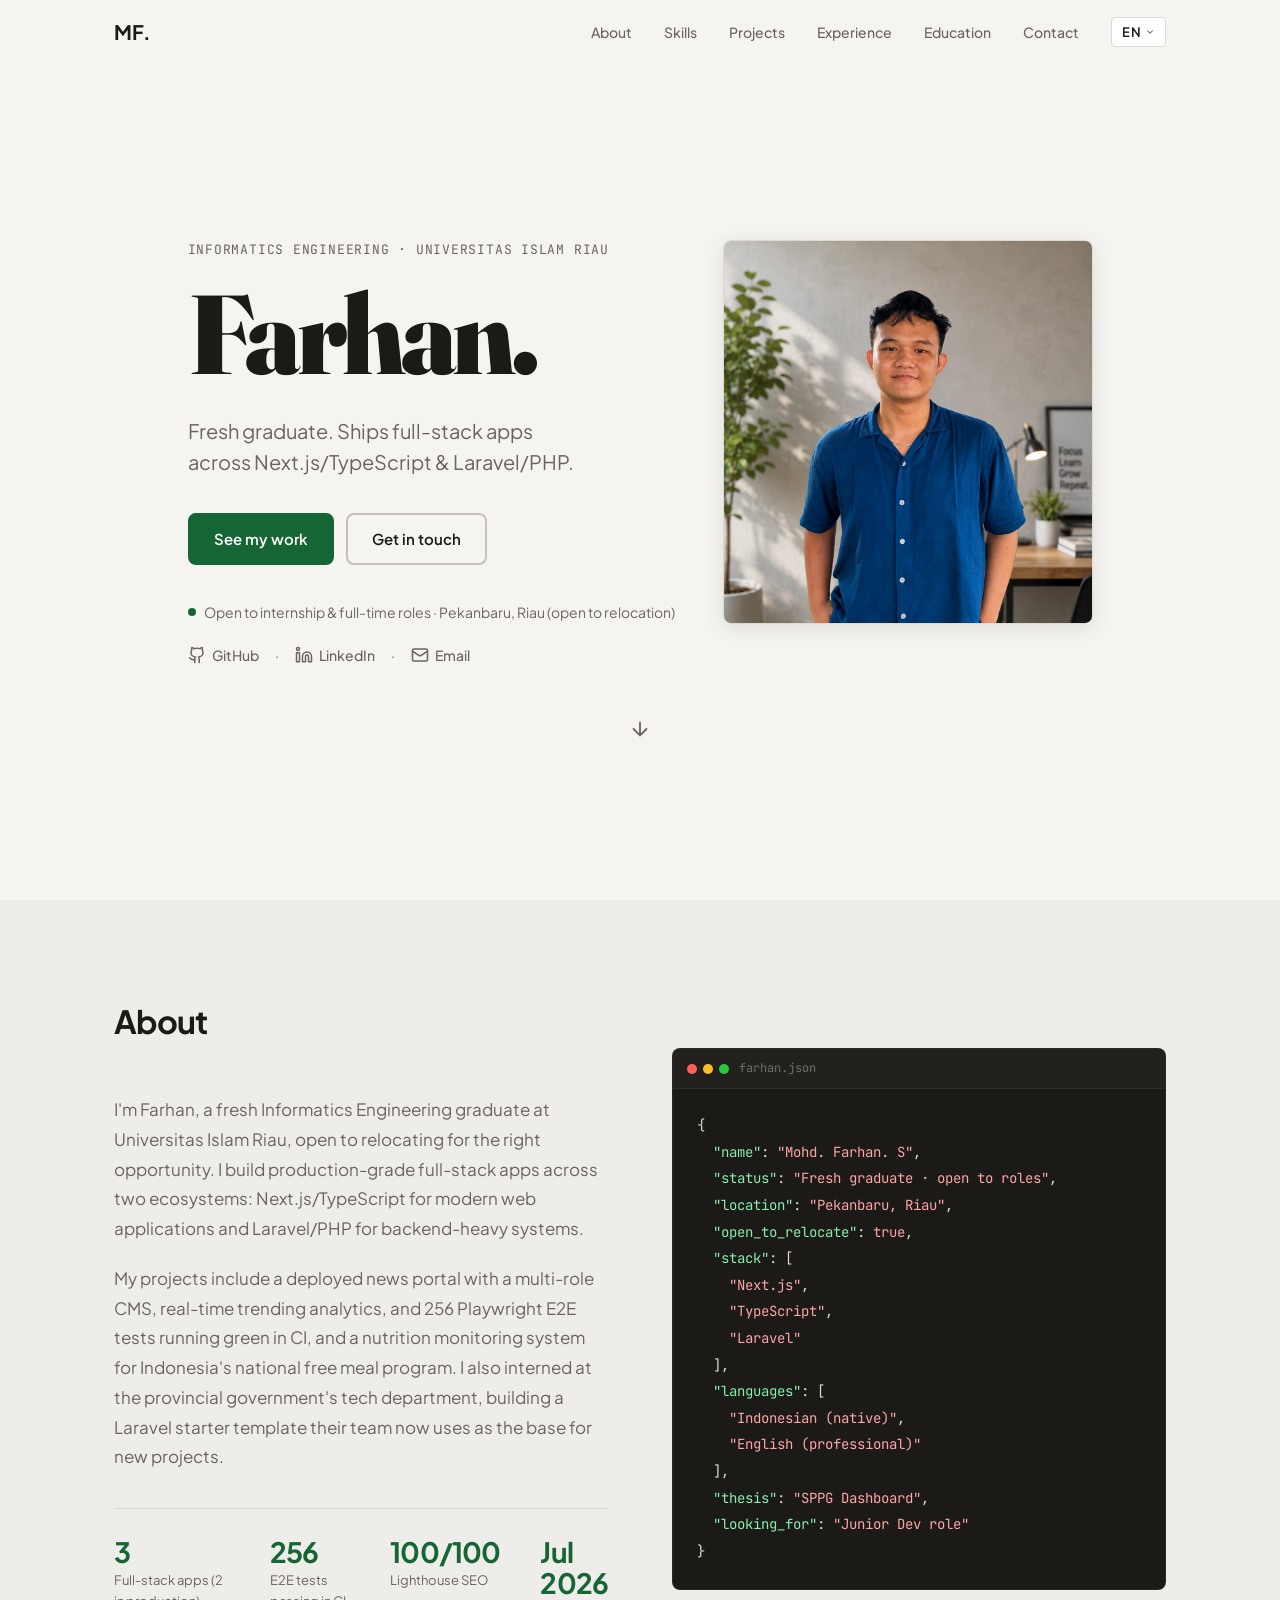
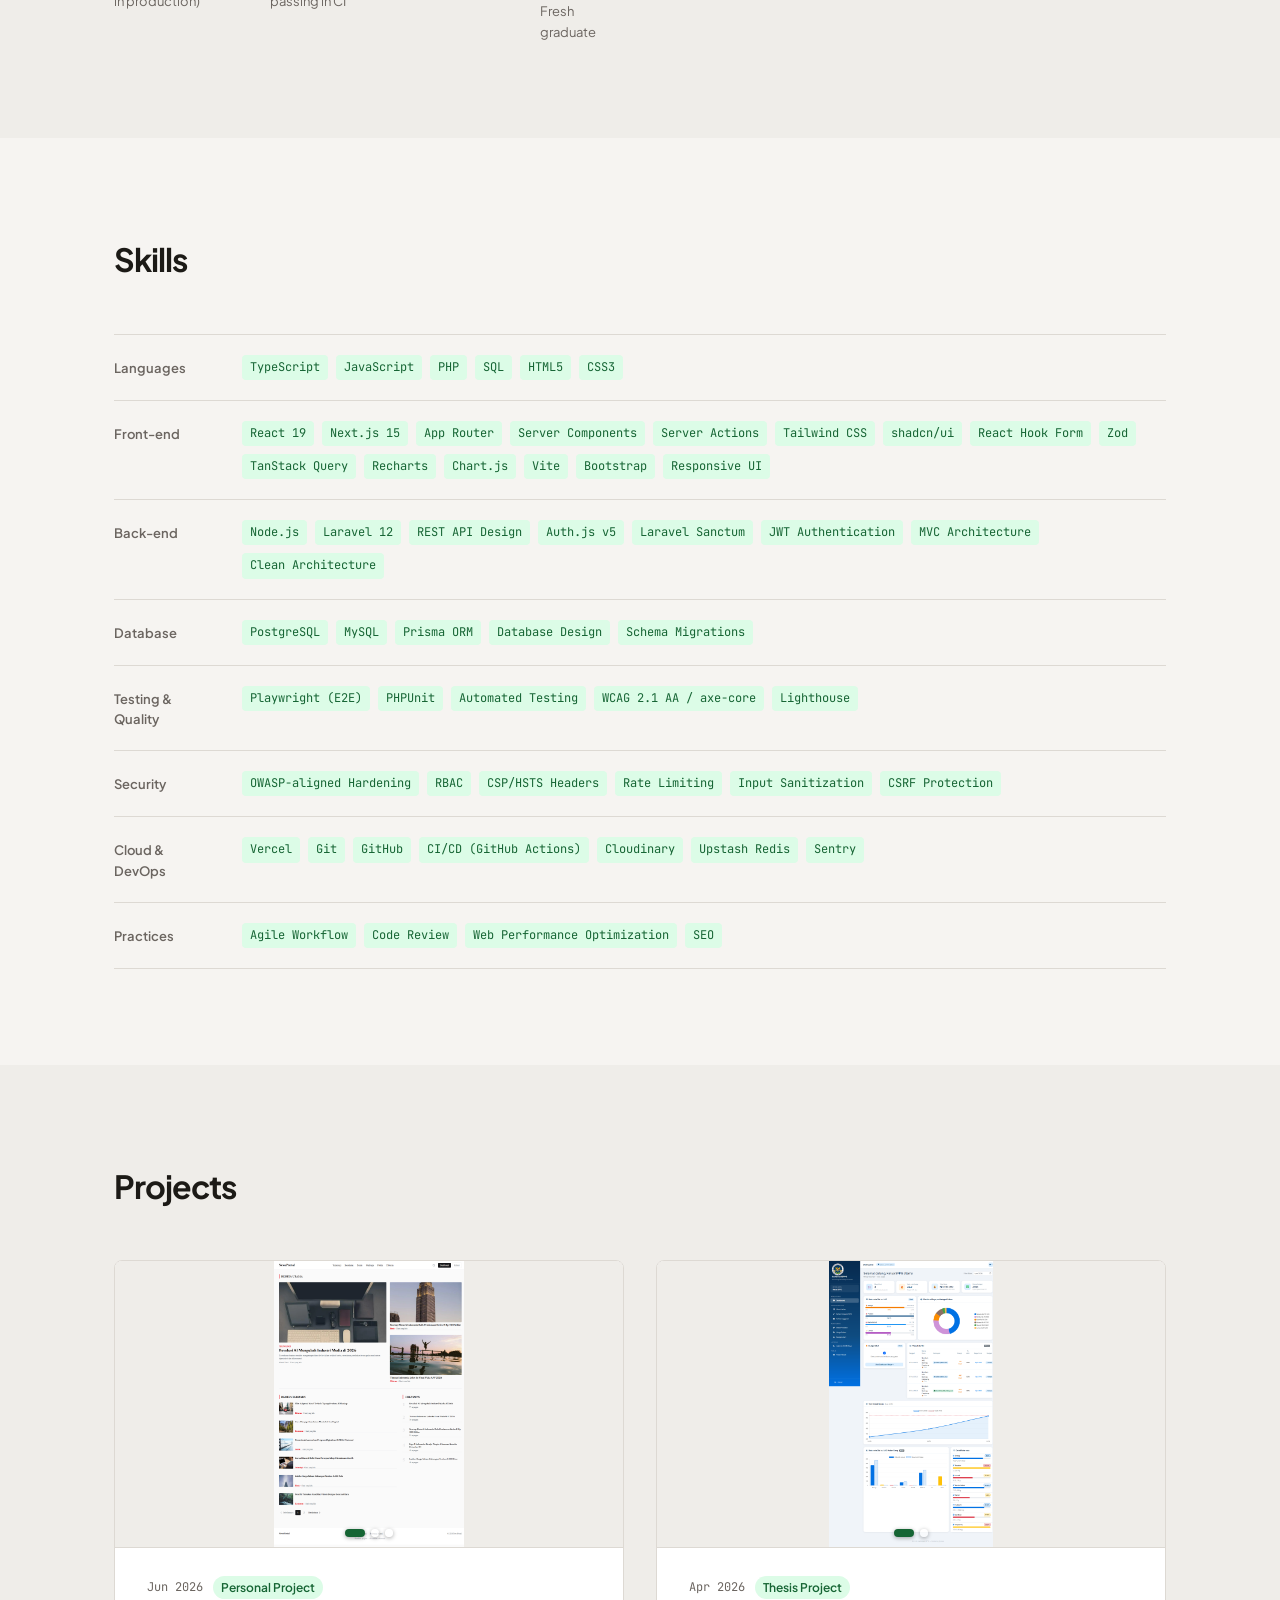
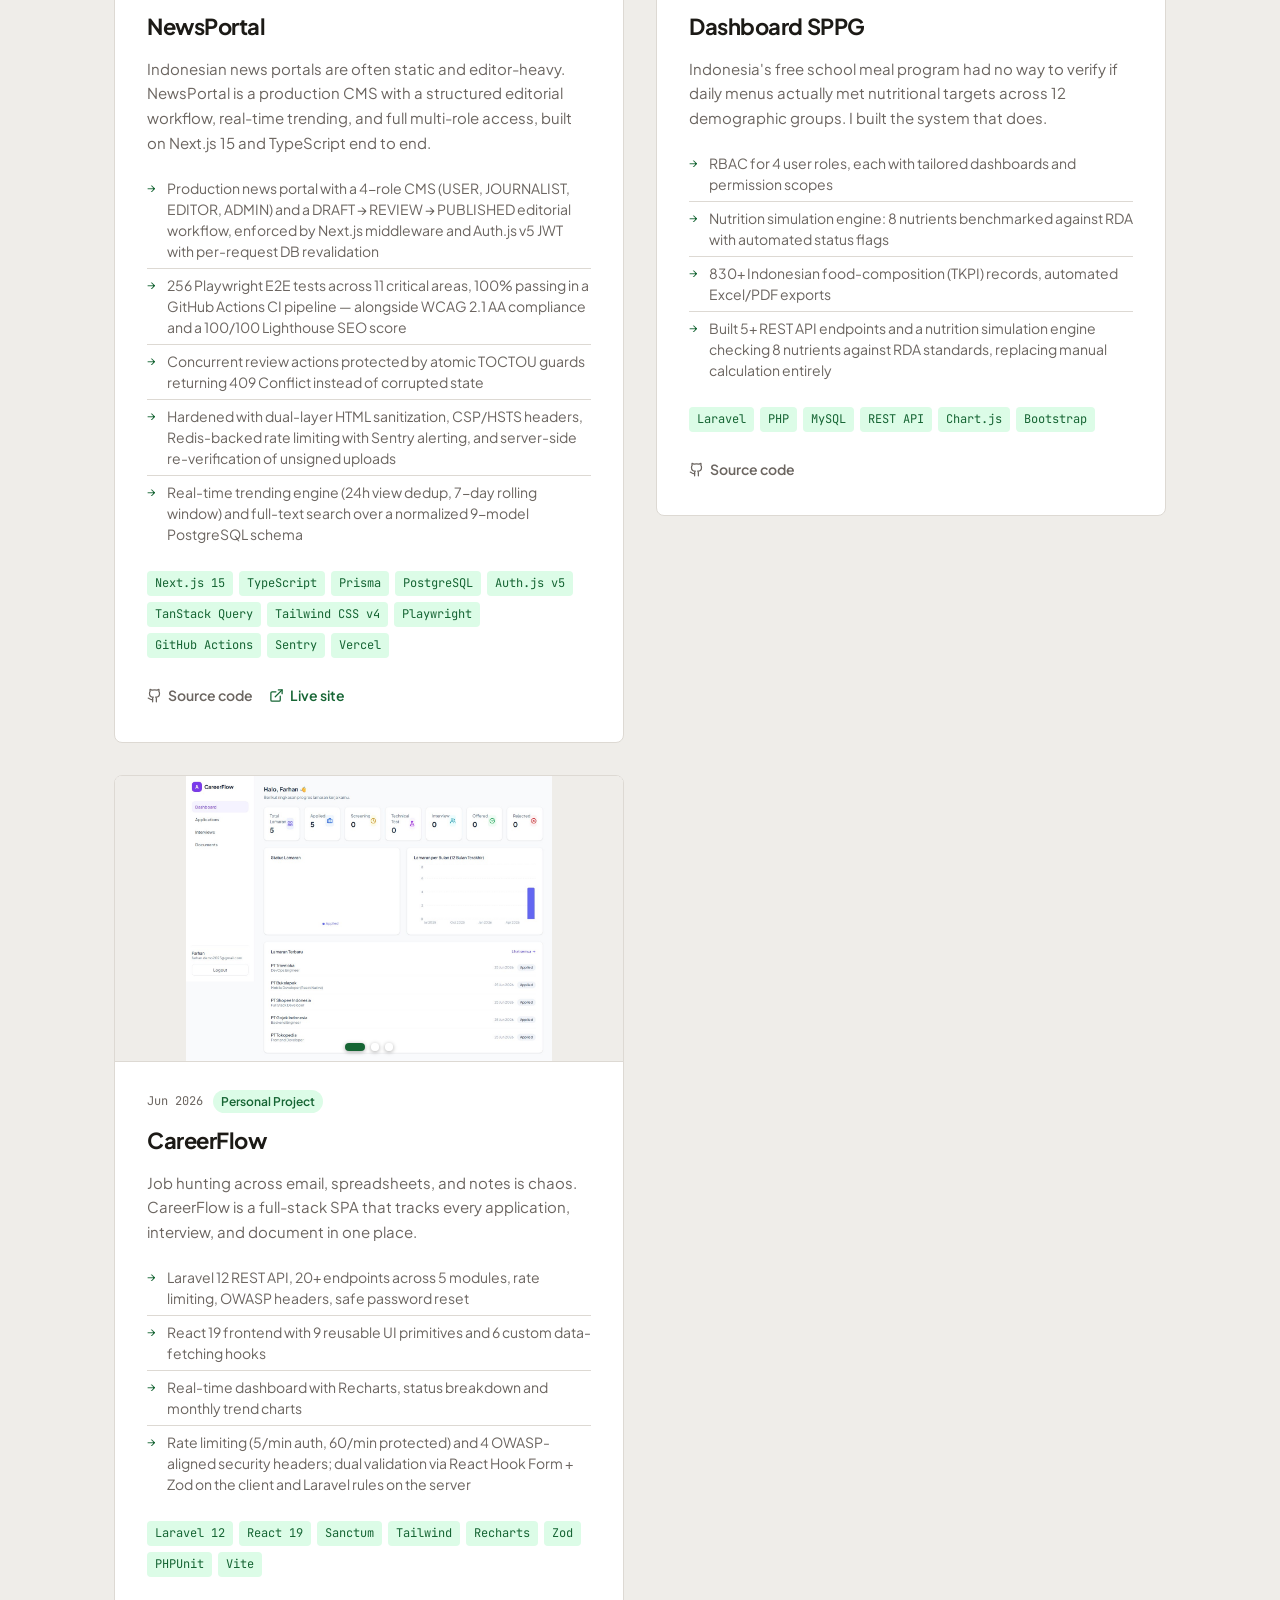
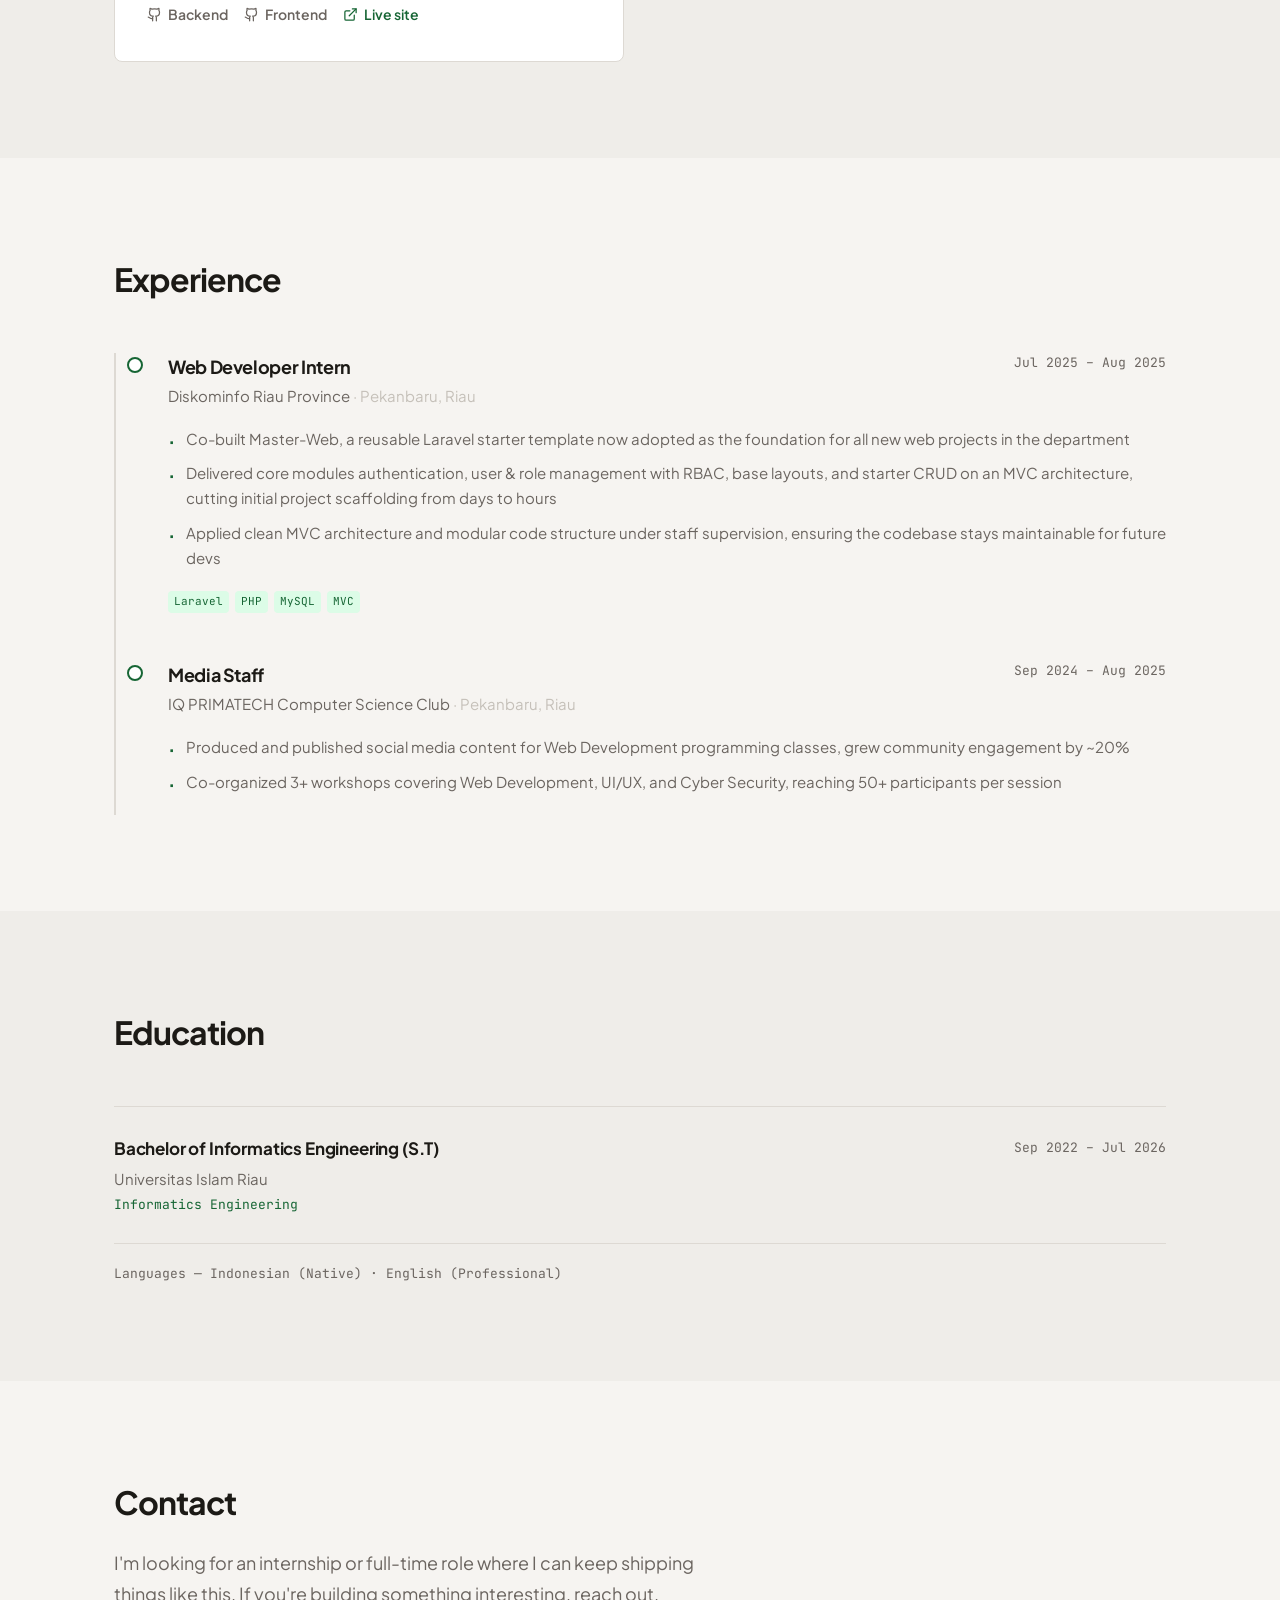
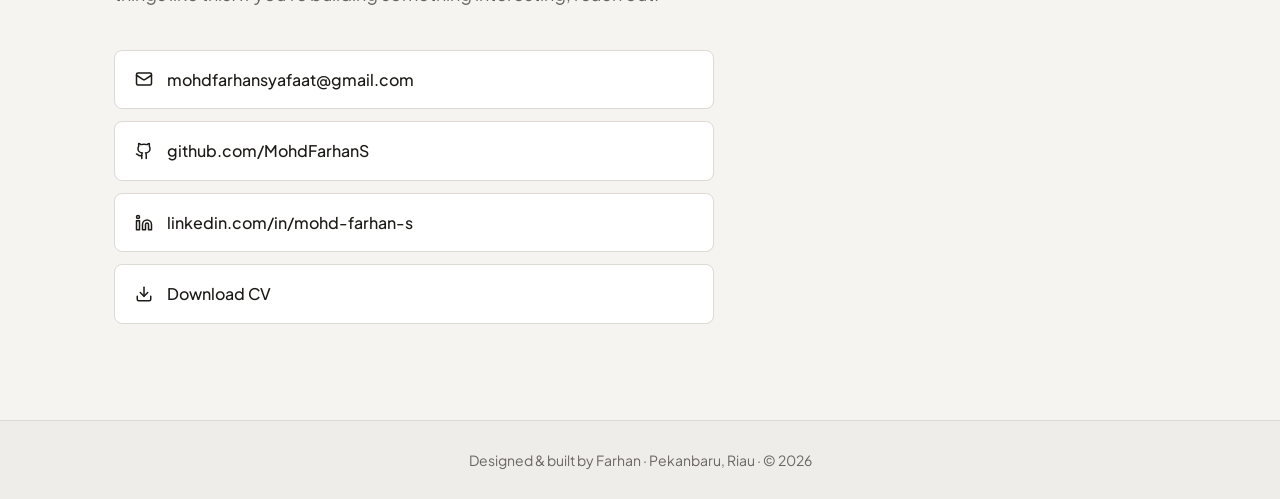
<file: index.html>
<!DOCTYPE html>
<html lang="en">
  <head>
    <meta charset="UTF-8" />
    <meta name="viewport" content="width=device-width, initial-scale=1.0" />
    <meta
      name="description"
      content="Mohd. Farhan. S — Full-stack web developer from Pekanbaru, Riau. Fresh Informatics Engineering graduate shipping production apps across Laravel/PHP and Next.js/TypeScript."
    />
    <meta name="author" content="Mohd. Farhan. S" />
    <title>Mohd. Farhan. S - Developer</title>
    <link rel="canonical" href="https://farhans.my.id/" />
    <link rel="icon" href="favicon.svg" type="image/svg+xml" />

    <!-- Open Graph -->
    <meta property="og:type" content="website" />
    <meta property="og:site_name" content="Mohd. Farhan. S" />
    <meta property="og:url" content="https://farhans.my.id/" />
    <meta
      property="og:title"
      content="Mohd. Farhan. S — Full-Stack Developer"
    />
    <meta
      property="og:description"
      content="Full-stack web developer from Pekanbaru, Riau. Fresh Informatics Engineering graduate shipping production apps across Laravel/PHP and Next.js/TypeScript."
    />
    <meta
      property="og:image"
      content="https://farhans.my.id/images/og-image.png"
    />
    <meta property="og:image:width" content="1200" />
    <meta property="og:image:height" content="630" />
    <meta
      property="og:image:alt"
      content="Mohd. Farhan. S — Full-Stack Developer portfolio"
    />

    <!-- Twitter -->
    <meta name="twitter:card" content="summary_large_image" />
    <meta
      name="twitter:title"
      content="Mohd. Farhan. S - Full-Stack Developer"
    />
    <meta
      name="twitter:description"
      content="Full-stack web developer from Pekanbaru, Riau. Fresh Informatics Engineering graduate shipping production apps across Laravel/PHP and Next.js/TypeScript."
    />
    <meta
      name="twitter:image"
      content="https://farhans.my.id/images/og-image.png"
    />

    <script type="application/ld+json">
      {
        "@context": "https://schema.org",
        "@type": "Person",
        "name": "Mohd. Farhan. S",
        "jobTitle": "Full-Stack Developer",
        "url": "https://farhans.my.id/",
        "image": "https://farhans.my.id/images/og-image.png",
        "email": "mailto:mohdfarhansyafaat@gmail.com",
        "address": {
          "@type": "PostalAddress",
          "addressLocality": "Pekanbaru",
          "addressRegion": "Riau",
          "addressCountry": "ID"
        },
        "alumniOf": {
          "@type": "CollegeOrUniversity",
          "name": "Universitas Islam Riau"
        },
        "knowsLanguage": ["Indonesian", "English"],
        "sameAs": [
          "https://github.com/MohdFarhanS",
          "https://linkedin.com/in/mohd-farhan-s"
        ]
      }
    </script>

    <link rel="preconnect" href="https://fonts.googleapis.com" />
    <link rel="preconnect" href="https://fonts.gstatic.com" crossorigin />
    <link
      href="https://fonts.googleapis.com/css2?family=Fraunces:opsz,wght@9..144,900&family=Plus+Jakarta+Sans:wght@400;500;600;700&family=JetBrains+Mono:wght@400;500&display=swap"
      rel="stylesheet"
    />
    <link rel="stylesheet" href="style.css" />
  </head>
  <body>
    <a href="#main-content" class="skip-link" data-i18n="skip.link">Skip to main content</a>

    <nav class="nav" id="navbar">
      <div class="nav__inner">
        <a href="#hero" class="nav__logo" aria-label="Farhan — Home">MF.</a>
        <button
          class="nav__hamburger"
          id="hamburger"
          aria-label="Toggle navigation"
          aria-expanded="false"
          aria-controls="nav-links"
        >
          <span></span><span></span><span></span>
        </button>
        <ul class="nav__links" id="nav-links" role="list">
          <li><a href="#about" class="nav__link" data-i18n="nav.about">About</a></li>
          <li><a href="#skills" class="nav__link" data-i18n="nav.skills">Skills</a></li>
          <li><a href="#projects" class="nav__link" data-i18n="nav.projects">Projects</a></li>
          <li><a href="#experience" class="nav__link" data-i18n="nav.experience">Experience</a></li>
          <li><a href="#education" class="nav__link" data-i18n="nav.education">Education</a></li>
          <li><a href="#contact" class="nav__link" data-i18n="nav.contact">Contact</a></li>
          <li class="lang-switch" id="lang-switch">
            <button
              type="button"
              class="lang-switch__btn"
              id="lang-switch-btn"
              aria-haspopup="listbox"
              aria-expanded="false"
              aria-controls="lang-switch-list"
              aria-label="Select language"
            >
              <span id="lang-switch-current">EN</span>
              <svg width="10" height="10" viewBox="0 0 24 24" fill="none" stroke="currentColor" stroke-width="2" stroke-linecap="round" stroke-linejoin="round" aria-hidden="true"><path d="m6 9 6 6 6-6" /></svg>
            </button>
            <ul class="lang-switch__list" id="lang-switch-list" role="listbox" aria-label="Select language" hidden>
              <li role="option" data-lang="en" aria-selected="true" tabindex="-1">English</li>
              <li role="option" data-lang="ja" aria-selected="false" tabindex="-1">日本語</li>
              <li role="option" data-lang="ko" aria-selected="false" tabindex="-1">한국어</li>
            </ul>
          </li>
        </ul>
      </div>
    </nav>

    <main id="main-content">
      <!-- HERO -->
      <section class="hero" id="hero">
        <div class="container">
          <div class="hero__inner">
            <div class="hero__top">
              <div class="hero__intro">
                <p class="hero__eyebrow reveal" data-i18n="hero.eyebrow">
                  Informatics Engineering &middot; Universitas Islam Riau
                </p>
                <h1 class="hero__name reveal">Farhan.</h1>
                <p class="hero__tagline reveal" data-i18n="hero.tagline">
                  Fresh graduate. Ships full-stack apps<br />across
                  Next.js/TypeScript &amp; Laravel/PHP.
                </p>
                <div class="hero__ctas reveal">
                  <a href="#projects" class="btn btn--primary" data-i18n="hero.cta.work">See my work</a>
                  <a href="#contact" class="btn btn--ghost" data-i18n="hero.cta.contact">Get in touch</a>
                </div>
                <p class="hero__status reveal">
                  <span class="hero__status-dot" aria-hidden="true"></span>
                  <span data-i18n="hero.status">Open to internship &amp; full-time roles &middot; Pekanbaru,
                  Riau (open to relocation)</span>
                </p>
              </div>
              <div class="profile-photo profile-photo--hero reveal">
                <img
                  src="images/profile/farhan.png"
                  alt="Mohd. Farhan. S"
                  loading="lazy"
                  onerror="this.parentElement.classList.add('no-image')"
                />
                <div class="profile-photo__placeholder" aria-hidden="true">
                  <svg
                    width="40"
                    height="40"
                    viewBox="0 0 24 24"
                    fill="none"
                    stroke="currentColor"
                    stroke-width="1.5"
                    stroke-linecap="round"
                    stroke-linejoin="round"
                    aria-hidden="true"
                  >
                    <circle cx="12" cy="8" r="4" />
                    <path d="M4 20c0-4 3.6-7 8-7s8 3 8 7" />
                  </svg>
                </div>
              </div>
            </div>
            <div class="hero__social reveal">
              <a
                href="https://github.com/MohdFarhanS"
                target="_blank"
                rel="noopener noreferrer"
                aria-label="GitHub profile"
              >
                <svg
                  width="18"
                  height="18"
                  viewBox="0 0 24 24"
                  fill="none"
                  stroke="currentColor"
                  stroke-width="2"
                  stroke-linecap="round"
                  stroke-linejoin="round"
                  aria-hidden="true"
                >
                  <path
                    d="M15 22v-4a4.8 4.8 0 0 0-1-3.5c3 0 6-2 6-5.5.08-1.25-.27-2.48-1-3.5.28-1.15.28-2.35 0-3.5 0 0-1 0-3 1.5-2.64-.5-5.36-.5-8 0C6 2 5 2 5 2c-.3 1.15-.3 2.35 0 3.5A5.403 5.403 0 0 0 4 9c0 3.5 3 5.5 6 5.5-.39.49-.68 1.05-.85 1.65-.17.6-.22 1.23-.15 1.85v4"
                  />
                  <path d="M9 18c-4.51 2-5-2-7-2" />
                </svg>
                <span data-i18n="social.github">GitHub</span>
              </a>
              <span aria-hidden="true">&middot;</span>
              <a
                href="https://linkedin.com/in/mohd-farhan-s"
                target="_blank"
                rel="noopener noreferrer"
                aria-label="LinkedIn profile"
              >
                <svg
                  width="18"
                  height="18"
                  viewBox="0 0 24 24"
                  fill="none"
                  stroke="currentColor"
                  stroke-width="2"
                  stroke-linecap="round"
                  stroke-linejoin="round"
                  aria-hidden="true"
                >
                  <path
                    d="M16 8a6 6 0 0 1 6 6v7h-4v-7a2 2 0 0 0-2-2 2 2 0 0 0-2 2v7h-4v-7a6 6 0 0 1 6-6z"
                  />
                  <rect width="4" height="12" x="2" y="9" />
                  <circle cx="4" cy="4" r="2" />
                </svg>
                <span data-i18n="social.linkedin">LinkedIn</span>
              </a>
              <span aria-hidden="true">&middot;</span>
              <a
                href="mailto:mohdfarhansyafaat@gmail.com"
                aria-label="Send email"
              >
                <svg
                  width="18"
                  height="18"
                  viewBox="0 0 24 24"
                  fill="none"
                  stroke="currentColor"
                  stroke-width="2"
                  stroke-linecap="round"
                  stroke-linejoin="round"
                  aria-hidden="true"
                >
                  <rect width="20" height="16" x="2" y="4" rx="2" />
                  <path d="m22 7-8.97 5.7a1.94 1.94 0 0 1-2.06 0L2 7" />
                </svg>
                <span data-i18n="social.email">Email</span>
              </a>
            </div>
            <div class="hero__scroll reveal" aria-hidden="true">
              <svg
                width="22"
                height="22"
                viewBox="0 0 24 24"
                fill="none"
                stroke="currentColor"
                stroke-width="2"
                stroke-linecap="round"
                stroke-linejoin="round"
              >
                <path d="M12 5v14M5 12l7 7 7-7" />
              </svg>
            </div>
          </div>
        </div>
      </section>

      <!-- ABOUT -->
      <section class="section section--alt" id="about">
        <div class="container">
          <div class="about">
            <div class="about__text reveal">
              <h2 class="section__title" data-i18n="about.title">About</h2>
              <p class="about__bio" data-i18n="about.bio1">
                I'm Farhan, a fresh Informatics Engineering graduate at
                Universitas Islam Riau, open to relocating for the right
                opportunity. I build production-grade full-stack apps across two
                ecosystems: Next.js/TypeScript for modern web applications and
                Laravel/PHP for backend-heavy systems.
              </p>
              <p class="about__bio" data-i18n="about.bio2">
                My projects include a deployed news portal with a multi-role
                CMS, real-time trending analytics, and 256 Playwright E2E tests
                running green in CI, and a nutrition monitoring system for
                Indonesia's national free meal program. I also interned at the
                provincial government's tech department, building a Laravel
                starter template their team now uses as the base for new
                projects.
              </p>
              <div class="about__stats">
                <div class="stat">
                  <span class="stat__num">3</span>
                  <span class="stat__label" data-i18n="about.stat1"
                    >Full-stack apps (2 in production)</span
                  >
                </div>
                <div class="stat">
                  <span class="stat__num">256</span>
                  <span class="stat__label" data-i18n="about.stat2">E2E tests passing in CI</span>
                </div>
                <div class="stat">
                  <span class="stat__num">100/100</span>
                  <span class="stat__label" data-i18n="about.stat3">Lighthouse SEO</span>
                </div>
                <div class="stat">
                  <span class="stat__num">Jul 2026</span>
                  <span class="stat__label" data-i18n="about.stat4">Fresh graduate</span>
                </div>
              </div>
            </div>
            <div class="about__right">
              <div class="about__code reveal">
                <div class="code-block" aria-label="Profile as JSON object">
                  <div class="code-block__header">
                    <div class="code-block__dots" aria-hidden="true">
                      <span></span><span></span><span></span>
                    </div>
                    <span class="code-block__filename">farhan.json</span>
                  </div>
                  <pre
                    class="code-block__body"
                  ><code><span class="t-brace">{</span>
  <span class="t-key">"name"</span><span class="t-p">:</span> <span class="t-str">"Mohd. Farhan. S"</span><span class="t-p">,</span>
  <span class="t-key">"status"</span><span class="t-p">:</span> <span class="t-str">"Fresh graduate &middot; open to roles"</span><span class="t-p">,</span>
  <span class="t-key">"location"</span><span class="t-p">:</span> <span class="t-str">"Pekanbaru, Riau"</span><span class="t-p">,</span>
  <span class="t-key">"open_to_relocate"</span><span class="t-p">:</span> <span class="t-str">true</span><span class="t-p">,</span>
  <span class="t-key">"stack"</span><span class="t-p">:</span> <span class="t-brace">[</span>
    <span class="t-str">"Next.js"</span><span class="t-p">,</span> 
    <span class="t-str">"TypeScript"</span><span class="t-p">,</span> 
    <span class="t-str">"Laravel"</span>
  <span class="t-brace">]</span><span class="t-p">,</span>
  <span class="t-key">"languages"</span><span class="t-p">:</span> <span class="t-brace">[</span>
    <span class="t-str">"Indonesian (native)"</span><span class="t-p">,</span> 
    <span class="t-str">"English (professional)"</span>
  <span class="t-brace">]</span><span class="t-p">,</span>
  <span class="t-key">"thesis"</span><span class="t-p">:</span> <span class="t-str">"SPPG Dashboard"</span><span class="t-p">,</span>
  <span class="t-key">"looking_for"</span><span class="t-p">:</span> <span class="t-str">"Junior Dev role"</span>
<span class="t-brace">}</span></code></pre>
                </div>
              </div>
            </div>
          </div>
        </div>
      </section>

      <!-- SKILLS -->
      <section class="section" id="skills">
        <div class="container">
          <h2 class="section__title reveal" data-i18n="skills.title">Skills</h2>
          <div class="skills reveal">
            <div class="skill-row">
              <span class="skill-row__label" data-i18n="skills.row.languages">Languages</span>
              <div class="skill-row__tags">
                <span class="tag">TypeScript </span>
                <span class="tag">JavaScript</span>
                <span class="tag">PHP</span>
                <span class="tag">SQL</span>
                <span class="tag">HTML5</span>
                <span class="tag">CSS3</span>
              </div>
            </div>
            <div class="skill-row">
              <span class="skill-row__label" data-i18n="skills.row.frontend">Front-end</span>
              <div class="skill-row__tags">
                <span class="tag">React 19</span>
                <span class="tag">Next.js 15</span>
                <span class="tag">App Router</span>
                <span class="tag">Server Components</span>
                <span class="tag">Server Actions</span>
                <span class="tag">Tailwind CSS</span>
                <span class="tag">shadcn/ui</span>
                <span class="tag">React Hook Form</span>
                <span class="tag">Zod</span>
                <span class="tag">TanStack Query</span>
                <span class="tag">Recharts</span>
                <span class="tag">Chart.js</span>
                <span class="tag">Vite</span>
                <span class="tag">Bootstrap</span>
                <span class="tag">Responsive UI</span>
              </div>
            </div>
            <div class="skill-row">
              <span class="skill-row__label" data-i18n="skills.row.backend">Back-end</span>
              <div class="skill-row__tags">
                <span class="tag">Node.js</span>
                <span class="tag">Laravel 12</span>
                <span class="tag">REST API Design</span>
                <span class="tag">Auth.js v5</span>
                <span class="tag">Laravel Sanctum</span>
                <span class="tag">JWT Authentication</span>
                <span class="tag">MVC Architecture</span>
                <span class="tag">Clean Architecture</span>
              </div>
            </div>
            <div class="skill-row">
              <span class="skill-row__label" data-i18n="skills.row.database">Database</span>
              <div class="skill-row__tags">
                <span class="tag">PostgreSQL </span>
                <span class="tag">MySQL</span>
                <span class="tag">Prisma ORM</span>
                <span class="tag">Database Design</span>
                <span class="tag">Schema Migrations</span>
              </div>
            </div>
            <div class="skill-row">
              <span class="skill-row__label" data-i18n="skills.row.testing">Testing & Quality</span>
              <div class="skill-row__tags">
                <span class="tag">Playwright (E2E)</span>
                <span class="tag">PHPUnit</span>
                <span class="tag">Automated Testing</span>
                <span class="tag">WCAG 2.1 AA / axe-core</span>
                <span class="tag">Lighthouse</span>
              </div>
            </div>
            <div class="skill-row">
              <span class="skill-row__label" data-i18n="skills.row.security">Security</span>
              <div class="skill-row__tags">
                <span class="tag">OWASP-aligned Hardening</span>
                <span class="tag">RBAC</span>
                <span class="tag">CSP/HSTS Headers</span>
                <span class="tag">Rate Limiting</span>
                <span class="tag">Input Sanitization</span>
                <span class="tag">CSRF Protection</span>
              </div>
            </div>
            <div class="skill-row">
              <span class="skill-row__label" data-i18n="skills.row.cloud">Cloud & DevOps</span>
              <div class="skill-row__tags">
                <span class="tag">Vercel</span>
                <span class="tag">Git</span>
                <span class="tag">GitHub</span>
                <span class="tag">CI/CD (GitHub Actions)</span>
                <span class="tag">Cloudinary</span>
                <span class="tag">Upstash Redis</span>
                <span class="tag">Sentry</span>
              </div>
            </div>
            <div class="skill-row">
              <span class="skill-row__label" data-i18n="skills.row.practices">Practices</span>
              <div class="skill-row__tags">
                <span class="tag">Agile Workflow</span>
                <span class="tag">Code Review</span>
                <span class="tag">Web Performance Optimization</span>
                <span class="tag">SEO</span>
              </div>
            </div>
          </div>
        </div>
      </section>

      <!-- PROJECTS -->
      <section class="section section--alt" id="projects">
        <div class="container">
          <h2 class="section__title reveal" data-i18n="projects.title">Projects</h2>
          <div class="projects">
            <!-- Project: NewsPortal -->
            <article class="project-card reveal">
              <div class="project-card__visual">
                <div class="project-slider" data-project="newsportal">
                  <div class="project-slider__track">
                    <div class="project-slider__slide">
                      <img
                        src="images/projects/newsportal/01.png"
                        alt="NewsPortal — homepage with trending articles and category navigation"
                        loading="lazy"
                        onerror="this.closest('.project-slider__slide').remove()"
                      />
                    </div>
                    <div class="project-slider__slide">
                      <img
                        src="images/projects/newsportal/02.png"
                        alt="NewsPortal — CMS editor dashboard with DRAFT to REVIEW to PUBLISHED editorial workflow"
                        loading="lazy"
                        onerror="this.closest('.project-slider__slide').remove()"
                      />
                    </div>
                    <div class="project-slider__slide">
                      <img
                        src="images/projects/newsportal/03.png"
                        alt="NewsPortal — article page with trending system and full-text search"
                        loading="lazy"
                        onerror="this.closest('.project-slider__slide').remove()"
                      />
                    </div>
                  </div>
                  <div class="project-slider__placeholder" aria-hidden="true">
                    <svg
                      width="36"
                      height="36"
                      viewBox="0 0 24 24"
                      fill="none"
                      stroke="currentColor"
                      stroke-width="1.5"
                      stroke-linecap="round"
                      stroke-linejoin="round"
                      aria-hidden="true"
                    >
                      <rect x="3" y="3" width="18" height="18" rx="2" />
                      <circle cx="8.5" cy="8.5" r="1.5" />
                      <path d="m21 15-5-5L5 21" />
                    </svg>
                    <span>Screenshot coming soon hehe</span>
                  </div>
                  <button
                    class="project-slider__arrow project-slider__arrow--prev"
                    aria-label="Previous image"
                  >
                    &#8249;
                  </button>
                  <button
                    class="project-slider__arrow project-slider__arrow--next"
                    aria-label="Next image"
                  >
                    &#8250;
                  </button>
                  <div class="project-slider__dots" role="tablist"></div>
                </div>
              </div>
              <div class="project-card__body">
                <div class="project-card__meta">
                  <span class="project-card__period">Jun 2026</span>
                  <span class="project-card__badge" data-i18n="project.personal">Personal Project</span>
                </div>
                <h3 class="project-card__title">NewsPortal</h3>
                <p class="project-card__desc" data-i18n="project.newsportal.desc">
                  Indonesian news portals are often static and editor-heavy.
                  NewsPortal is a production CMS with a structured editorial
                  workflow, real-time trending, and full multi-role access,
                  built on Next.js 15 and TypeScript end to end.
                </p>
                <ul class="project-card__features">
                  <li data-i18n="project.newsportal.feature1">
                    Production news portal with a 4-role CMS (USER, JOURNALIST,
                    EDITOR, ADMIN) and a DRAFT → REVIEW → PUBLISHED editorial
                    workflow, enforced by Next.js middleware and Auth.js v5 JWT
                    with per-request DB revalidation
                  </li>
                  <li data-i18n="project.newsportal.feature2">
                    256 Playwright E2E tests across 11 critical areas, 100%
                    passing in a GitHub Actions CI pipeline — alongside WCAG 2.1
                    AA compliance and a 100/100 Lighthouse SEO score
                  </li>
                  <li data-i18n="project.newsportal.feature3">
                    Concurrent review actions protected by atomic TOCTOU guards
                    returning 409 Conflict instead of corrupted state
                  </li>
                  <li data-i18n="project.newsportal.feature4">
                    Hardened with dual-layer HTML sanitization, CSP/HSTS
                    headers, Redis-backed rate limiting with Sentry alerting,
                    and server-side re-verification of unsigned uploads
                  </li>
                  <li data-i18n="project.newsportal.feature5">
                    Real-time trending engine (24h view dedup, 7-day rolling
                    window) and full-text search over a normalized 9-model
                    PostgreSQL schema
                  </li>
                </ul>
                <div class="project-card__tags">
                  <span class="tag">Next.js 15</span>
                  <span class="tag">TypeScript</span>
                  <span class="tag">Prisma</span>
                  <span class="tag">PostgreSQL</span>
                  <span class="tag">Auth.js v5</span>
                  <span class="tag">TanStack Query</span>
                  <span class="tag">Tailwind CSS v4</span>
                  <span class="tag">Playwright</span>
                  <span class="tag">GitHub Actions</span>
                  <span class="tag">Sentry</span>
                  <span class="tag">Vercel</span>
                </div>
                <div class="project-card__links">
                  <a
                    href="https://github.com/MohdFarhanS/newsportal"
                    target="_blank"
                    rel="noopener noreferrer"
                    class="project-link"
                  >
                    <svg
                      width="15"
                      height="15"
                      viewBox="0 0 24 24"
                      fill="none"
                      stroke="currentColor"
                      stroke-width="2"
                      stroke-linecap="round"
                      stroke-linejoin="round"
                      aria-hidden="true"
                    >
                      <path
                        d="M15 22v-4a4.8 4.8 0 0 0-1-3.5c3 0 6-2 6-5.5.08-1.25-.27-2.48-1-3.5.28-1.15.28-2.35 0-3.5 0 0-1 0-3 1.5-2.64-.5-5.36-.5-8 0C6 2 5 2 5 2c-.3 1.15-.3 2.35 0 3.5A5.403 5.403 0 0 0 4 9c0 3.5 3 5.5 6 5.5-.39.49-.68 1.05-.85 1.65-.17.6-.22 1.23-.15 1.85v4"
                      />
                      <path d="M9 18c-4.51 2-5-2-7-2" />
                    </svg>
                    <span data-i18n="link.source">Source code</span>
                  </a>
                  <a
                    href="https://newsportal.my.id"
                    target="_blank"
                    rel="noopener noreferrer"
                    class="project-link project-link--live"
                  >
                    <svg
                      width="15"
                      height="15"
                      viewBox="0 0 24 24"
                      fill="none"
                      stroke="currentColor"
                      stroke-width="2"
                      stroke-linecap="round"
                      stroke-linejoin="round"
                      aria-hidden="true"
                    >
                      <path
                        d="M18 13v6a2 2 0 0 1-2 2H5a2 2 0 0 1-2-2V8a2 2 0 0 1 2-2h6"
                      />
                      <polyline points="15 3 21 3 21 9" />
                      <line x1="10" y1="14" x2="21" y2="3" />
                    </svg>
                    <span data-i18n="link.live">Live site</span>
                  </a>
                </div>
              </div>
            </article>

            <!-- Project: Dashboard SPPG -->
            <article class="project-card reveal">
              <div class="project-card__visual">
                <div class="project-slider" data-project="dashboard-sppg">
                  <div class="project-slider__track">
                    <div class="project-slider__slide">
                      <img
                        src="images/projects/dashboard-sppg/01.jpg"
                        alt="Dashboard SPPG — nutrition summary page and free meal program data overview"
                        loading="lazy"
                        onerror="this.closest('.project-slider__slide').remove()"
                      />
                    </div>
                    <div class="project-slider__slide">
                      <img
                        src="images/projects/dashboard-sppg/02.jpg"
                        alt="Dashboard SPPG — RBAC role and access management for 4 user roles"
                        loading="lazy"
                        onerror="this.closest('.project-slider__slide').remove()"
                      />
                    </div>
                  </div>
                  <div class="project-slider__placeholder" aria-hidden="true">
                    <svg
                      width="36"
                      height="36"
                      viewBox="0 0 24 24"
                      fill="none"
                      stroke="currentColor"
                      stroke-width="1.5"
                      stroke-linecap="round"
                      stroke-linejoin="round"
                      aria-hidden="true"
                    >
                      <rect x="3" y="3" width="18" height="18" rx="2" />
                      <circle cx="8.5" cy="8.5" r="1.5" />
                      <path d="m21 15-5-5L5 21" />
                    </svg>
                    <span>Screenshot coming soon hehe</span>
                  </div>
                  <button
                    class="project-slider__arrow project-slider__arrow--prev"
                    aria-label="Previous image"
                  >
                    &#8249;
                  </button>
                  <button
                    class="project-slider__arrow project-slider__arrow--next"
                    aria-label="Next image"
                  >
                    &#8250;
                  </button>
                  <div class="project-slider__dots" role="tablist"></div>
                </div>
              </div>
              <div class="project-card__body">
                <div class="project-card__meta">
                  <span class="project-card__period">Apr 2026</span>
                  <span class="project-card__badge" data-i18n="project.thesis">Thesis Project</span>
                </div>
                <h3 class="project-card__title">Dashboard SPPG</h3>
                <p class="project-card__desc" data-i18n="project.sppg.desc">
                  Indonesia's free school meal program had no way to verify if
                  daily menus actually met nutritional targets across 12
                  demographic groups. I built the system that does.
                </p>
                <ul class="project-card__features">
                  <li data-i18n="project.sppg.feature1">
                    RBAC for 4 user roles, each with tailored dashboards and
                    permission scopes
                  </li>
                  <li data-i18n="project.sppg.feature2">
                    Nutrition simulation engine: 8 nutrients benchmarked against
                    RDA with automated status flags
                  </li>
                  <li data-i18n="project.sppg.feature3">
                    830+ Indonesian food-composition (TKPI) records, automated
                    Excel/PDF exports
                  </li>
                  <li data-i18n="project.sppg.feature4">
                    Built 5+ REST API endpoints and a nutrition simulation
                    engine checking 8 nutrients against RDA standards, replacing
                    manual calculation entirely
                  </li>
                </ul>
                <div class="project-card__tags">
                  <span class="tag">Laravel</span><span class="tag">PHP</span
                  ><span class="tag">MySQL</span
                  ><span class="tag">REST API</span
                  ><span class="tag">Chart.js</span
                  ><span class="tag">Bootstrap</span>
                </div>
                <div class="project-card__links">
                  <a
                    href="https://github.com/MohdFarhanS/dashboard_sppg"
                    target="_blank"
                    rel="noopener noreferrer"
                    class="project-link"
                  >
                    <svg
                      width="15"
                      height="15"
                      viewBox="0 0 24 24"
                      fill="none"
                      stroke="currentColor"
                      stroke-width="2"
                      stroke-linecap="round"
                      stroke-linejoin="round"
                      aria-hidden="true"
                    >
                      <path
                        d="M15 22v-4a4.8 4.8 0 0 0-1-3.5c3 0 6-2 6-5.5.08-1.25-.27-2.48-1-3.5.28-1.15.28-2.35 0-3.5 0 0-1 0-3 1.5-2.64-.5-5.36-.5-8 0C6 2 5 2 5 2c-.3 1.15-.3 2.35 0 3.5A5.403 5.403 0 0 0 4 9c0 3.5 3 5.5 6 5.5-.39.49-.68 1.05-.85 1.65-.17.6-.22 1.23-.15 1.85v4"
                      />
                      <path d="M9 18c-4.51 2-5-2-7-2" />
                    </svg>
                    <span data-i18n="link.source">Source code</span>
                  </a>
                </div>
              </div>
            </article>

            <!-- Project: CareerFlow -->
            <article class="project-card reveal">
              <div class="project-card__visual">
                <div class="project-slider" data-project="careerflow">
                  <div class="project-slider__track">
                    <div class="project-slider__slide">
                      <img
                        src="images/projects/careerflow/01.jpg"
                        alt="CareerFlow — dashboard summarizing job application status and statistics"
                        loading="lazy"
                        onerror="this.closest('.project-slider__slide').remove()"
                      />
                    </div>
                    <div class="project-slider__slide">
                      <img
                        src="images/projects/careerflow/02.jpg"
                        alt="CareerFlow — application tracking form with status per interview stage"
                        loading="lazy"
                        onerror="this.closest('.project-slider__slide').remove()"
                      />
                    </div>
                    <div class="project-slider__slide">
                      <img
                        src="images/projects/careerflow/03.jpg"
                        alt="CareerFlow — Recharts graph of monthly application trends and status breakdown"
                        loading="lazy"
                        onerror="this.closest('.project-slider__slide').remove()"
                      />
                    </div>
                  </div>
                  <div class="project-slider__placeholder" aria-hidden="true">
                    <svg
                      width="36"
                      height="36"
                      viewBox="0 0 24 24"
                      fill="none"
                      stroke="currentColor"
                      stroke-width="1.5"
                      stroke-linecap="round"
                      stroke-linejoin="round"
                      aria-hidden="true"
                    >
                      <rect x="3" y="3" width="18" height="18" rx="2" />
                      <circle cx="8.5" cy="8.5" r="1.5" />
                      <path d="m21 15-5-5L5 21" />
                    </svg>
                    <span>Screenshot coming soon hehe</span>
                  </div>
                  <button
                    class="project-slider__arrow project-slider__arrow--prev"
                    aria-label="Previous image"
                  >
                    &#8249;
                  </button>
                  <button
                    class="project-slider__arrow project-slider__arrow--next"
                    aria-label="Next image"
                  >
                    &#8250;
                  </button>
                  <div class="project-slider__dots" role="tablist"></div>
                </div>
              </div>
              <div class="project-card__body">
                <div class="project-card__meta">
                  <span class="project-card__period">Jun 2026</span>
                  <span class="project-card__badge" data-i18n="project.personal">Personal Project</span>
                </div>
                <h3 class="project-card__title">CareerFlow</h3>
                <p class="project-card__desc" data-i18n="project.careerflow.desc">
                  Job hunting across email, spreadsheets, and notes is chaos.
                  CareerFlow is a full-stack SPA that tracks every application,
                  interview, and document in one place.
                </p>
                <ul class="project-card__features">
                  <li data-i18n="project.careerflow.feature1">
                    Laravel 12 REST API, 20+ endpoints across 5 modules, rate
                    limiting, OWASP headers, safe password reset
                  </li>
                  <li data-i18n="project.careerflow.feature2">
                    React 19 frontend with 9 reusable UI primitives and 6 custom
                    data-fetching hooks
                  </li>
                  <li data-i18n="project.careerflow.feature3">
                    Real-time dashboard with Recharts, status breakdown and
                    monthly trend charts
                  </li>
                  <li data-i18n="project.careerflow.feature4">
                    Rate limiting (5/min auth, 60/min protected) and 4
                    OWASP-aligned security headers; dual validation via React
                    Hook Form + Zod on the client and Laravel rules on the
                    server
                  </li>
                </ul>
                <div class="project-card__tags">
                  <span class="tag">Laravel 12</span>
                  <span class="tag">React 19</span>
                  <span class="tag">Sanctum</span>
                  <span class="tag">Tailwind</span>
                  <span class="tag">Recharts</span>
                  <span class="tag">Zod</span>
                  <span class="tag">PHPUnit</span>
                  <span class="tag">Vite</span>
                </div>
                <div class="project-card__links">
                  <a
                    href="https://github.com/MohdFarhanS/careerflow-backend"
                    target="_blank"
                    rel="noopener noreferrer"
                    class="project-link"
                  >
                    <svg
                      width="15"
                      height="15"
                      viewBox="0 0 24 24"
                      fill="none"
                      stroke="currentColor"
                      stroke-width="2"
                      stroke-linecap="round"
                      stroke-linejoin="round"
                      aria-hidden="true"
                    >
                      <path
                        d="M15 22v-4a4.8 4.8 0 0 0-1-3.5c3 0 6-2 6-5.5.08-1.25-.27-2.48-1-3.5.28-1.15.28-2.35 0-3.5 0 0-1 0-3 1.5-2.64-.5-5.36-.5-8 0C6 2 5 2 5 2c-.3 1.15-.3 2.35 0 3.5A5.403 5.403 0 0 0 4 9c0 3.5 3 5.5 6 5.5-.39.49-.68 1.05-.85 1.65-.17.6-.22 1.23-.15 1.85v4"
                      />
                      <path d="M9 18c-4.51 2-5-2-7-2" />
                    </svg>
                    <span data-i18n="link.backend">Backend</span>
                  </a>
                  <a
                    href="https://github.com/MohdFarhanS/careerflow-frontend"
                    target="_blank"
                    rel="noopener noreferrer"
                    class="project-link"
                  >
                    <svg
                      width="15"
                      height="15"
                      viewBox="0 0 24 24"
                      fill="none"
                      stroke="currentColor"
                      stroke-width="2"
                      stroke-linecap="round"
                      stroke-linejoin="round"
                      aria-hidden="true"
                    >
                      <path
                        d="M15 22v-4a4.8 4.8 0 0 0-1-3.5c3 0 6-2 6-5.5.08-1.25-.27-2.48-1-3.5.28-1.15.28-2.35 0-3.5 0 0-1 0-3 1.5-2.64-.5-5.36-.5-8 0C6 2 5 2 5 2c-.3 1.15-.3 2.35 0 3.5A5.403 5.403 0 0 0 4 9c0 3.5 3 5.5 6 5.5-.39.49-.68 1.05-.85 1.65-.17.6-.22 1.23-.15 1.85v4"
                      />
                      <path d="M9 18c-4.51 2-5-2-7-2" />
                    </svg>
                    <span data-i18n="link.frontend">Frontend</span>
                  </a>
                  <a
                    href="https://www.careerflow.web.id/"
                    target="_blank"
                    rel="noopener noreferrer"
                    class="project-link project-link--live"
                  >
                    <svg
                      width="15"
                      height="15"
                      viewBox="0 0 24 24"
                      fill="none"
                      stroke="currentColor"
                      stroke-width="2"
                      stroke-linecap="round"
                      stroke-linejoin="round"
                      aria-hidden="true"
                    >
                      <path
                        d="M18 13v6a2 2 0 0 1-2 2H5a2 2 0 0 1-2-2V8a2 2 0 0 1 2-2h6"
                      />
                      <polyline points="15 3 21 3 21 9" />
                      <line x1="10" y1="14" x2="21" y2="3" />
                    </svg>
                    <span data-i18n="link.live">Live site</span>
                  </a>
                </div>
              </div>
            </article>

            <!--
              FUTURE PROJECTS — uncomment to add:

              Flutter E-commerce App
              Stack: Flutter, Dart
              Features: Secure auth, product listings, profile management, reusable custom widgets
              GitHub: [add link]

              Flutter To-Do App
              Stack: Flutter, Dart
              Features: Full CRUD, due date tracking, modular architecture
              GitHub: [add link]
            -->
          </div>
        </div>
      </section>

      <!-- EXPERIENCE -->
      <section class="section" id="experience">
        <div class="container">
          <h2 class="section__title reveal" data-i18n="experience.title">Experience</h2>
          <div class="timeline">
            <article class="timeline__item reveal">
              <div class="timeline__dot" aria-hidden="true"></div>
              <div class="timeline__content">
                <div class="timeline__header">
                  <div>
                    <h3 class="timeline__role" data-i18n="exp.intern.role">Web Developer Intern</h3>
                    <p class="timeline__org">
                      Diskominfo Riau Province
                      <span class="timeline__location"
                        >&middot; Pekanbaru, Riau</span
                      >
                    </p>
                  </div>
                  <span class="timeline__period">Jul 2025 – Aug 2025</span>
                </div>
                <ul class="timeline__bullets">
                  <li data-i18n="exp.intern.bullet1">
                    Co-built Master-Web, a reusable Laravel starter template now
                    adopted as the foundation for all new web projects in the
                    department
                  </li>
                  <li data-i18n="exp.intern.bullet2">
                    Delivered core modules authentication, user & role
                    management with RBAC, base layouts, and starter CRUD on an
                    MVC architecture, cutting initial project scaffolding from
                    days to hours
                  </li>
                  <li data-i18n="exp.intern.bullet3">
                    Applied clean MVC architecture and modular code structure
                    under staff supervision, ensuring the codebase stays
                    maintainable for future devs
                  </li>
                </ul>
                <div class="timeline__tags">
                  <span class="tag tag--sm">Laravel</span
                  ><span class="tag tag--sm">PHP</span
                  ><span class="tag tag--sm">MySQL</span
                  ><span class="tag tag--sm">MVC</span>
                </div>
              </div>
            </article>
            <article class="timeline__item reveal">
              <div class="timeline__dot" aria-hidden="true"></div>
              <div class="timeline__content">
                <div class="timeline__header">
                  <div>
                    <h3 class="timeline__role" data-i18n="exp.media.role">Media Staff</h3>
                    <p class="timeline__org">
                      IQ PRIMATECH Computer Science Club
                      <span class="timeline__location"
                        >&middot; Pekanbaru, Riau</span
                      >
                    </p>
                  </div>
                  <span class="timeline__period">Sep 2024 – Aug 2025</span>
                </div>
                <ul class="timeline__bullets">
                  <li data-i18n="exp.media.bullet1">
                    Produced and published social media content for Web
                    Development programming classes, grew community engagement
                    by ~20%
                  </li>
                  <li data-i18n="exp.media.bullet2">
                    Co-organized 3+ workshops covering Web Development, UI/UX,
                    and Cyber Security, reaching 50+ participants per session
                  </li>
                </ul>
              </div>
            </article>
          </div>
        </div>
      </section>

      <!-- EDUCATION -->
      <section class="section section--alt" id="education">
        <div class="container">
          <h2 class="section__title reveal" data-i18n="education.title">Education</h2>
          <div class="education">
            <article class="edu-item reveal">
              <div class="edu-item__left">
                <h3 class="edu-item__degree" data-i18n="education.degree">
                  Bachelor of Informatics Engineering (S.T)
                </h3>
                <p class="edu-item__school">Universitas Islam Riau</p>
                <p class="edu-item__detail" data-i18n="education.detail">
                  Informatics Engineering
                </p>
              </div>
              <span class="edu-item__period">Sep 2022 – Jul 2026</span>
            </article>
          </div>
          <p class="edu-languages reveal" data-i18n="education.languages">
            Languages — Indonesian (Native) &middot; English (Professional)
          </p>
        </div>
      </section>

      <!-- CONTACT -->
      <section class="section" id="contact">
        <div class="container">
          <div class="contact reveal">
            <h2 class="section__title" data-i18n="contact.title">Contact</h2>
            <p class="contact__statement" data-i18n="contact.statement">
              I'm looking for an internship or full-time role where I can keep
              shipping things like this. If you're building something
              interesting, reach out.
            </p>
            <div class="contact__channels">
              <a
                href="mailto:mohdfarhansyafaat@gmail.com"
                class="contact__link"
              >
                <svg
                  width="18"
                  height="18"
                  viewBox="0 0 24 24"
                  fill="none"
                  stroke="currentColor"
                  stroke-width="2"
                  stroke-linecap="round"
                  stroke-linejoin="round"
                  aria-hidden="true"
                >
                  <rect width="20" height="16" x="2" y="4" rx="2" />
                  <path d="m22 7-8.97 5.7a1.94 1.94 0 0 1-2.06 0L2 7" />
                </svg>
                mohdfarhansyafaat@gmail.com
              </a>
              <a
                href="https://github.com/MohdFarhanS"
                target="_blank"
                rel="noopener noreferrer"
                class="contact__link"
              >
                <svg
                  width="18"
                  height="18"
                  viewBox="0 0 24 24"
                  fill="none"
                  stroke="currentColor"
                  stroke-width="2"
                  stroke-linecap="round"
                  stroke-linejoin="round"
                  aria-hidden="true"
                >
                  <path
                    d="M15 22v-4a4.8 4.8 0 0 0-1-3.5c3 0 6-2 6-5.5.08-1.25-.27-2.48-1-3.5.28-1.15.28-2.35 0-3.5 0 0-1 0-3 1.5-2.64-.5-5.36-.5-8 0C6 2 5 2 5 2c-.3 1.15-.3 2.35 0 3.5A5.403 5.403 0 0 0 4 9c0 3.5 3 5.5 6 5.5-.39.49-.68 1.05-.85 1.65-.17.6-.22 1.23-.15 1.85v4"
                  />
                  <path d="M9 18c-4.51 2-5-2-7-2" />
                </svg>
                github.com/MohdFarhanS
              </a>
              <a
                href="https://linkedin.com/in/mohd-farhan-s"
                target="_blank"
                rel="noopener noreferrer"
                class="contact__link"
              >
                <svg
                  width="18"
                  height="18"
                  viewBox="0 0 24 24"
                  fill="none"
                  stroke="currentColor"
                  stroke-width="2"
                  stroke-linecap="round"
                  stroke-linejoin="round"
                  aria-hidden="true"
                >
                  <path
                    d="M16 8a6 6 0 0 1 6 6v7h-4v-7a2 2 0 0 0-2-2 2 2 0 0 0-2 2v7h-4v-7a6 6 0 0 1 6-6z"
                  />
                  <rect width="4" height="12" x="2" y="9" />
                  <circle cx="4" cy="4" r="2" />
                </svg>
                linkedin.com/in/mohd-farhan-s
              </a>
              <a
                href="files/MOHD.FARHAN.S-resume.pdf"
                target="_blank"
                rel="noopener noreferrer"
                class="contact__link"
              >
                <svg
                  width="18"
                  height="18"
                  viewBox="0 0 24 24"
                  fill="none"
                  stroke="currentColor"
                  stroke-width="2"
                  stroke-linecap="round"
                  stroke-linejoin="round"
                  aria-hidden="true"
                >
                  <path d="M21 15v4a2 2 0 0 1-2 2H5a2 2 0 0 1-2-2v-4" />
                  <polyline points="7 10 12 15 17 10" />
                  <line x1="12" y1="15" x2="12" y2="3" />
                </svg>
                <span data-i18n="contact.cv">Download CV</span>
              </a>
            </div>
          </div>
        </div>
      </section>
    </main>

    <footer class="footer">
      <div class="container">
        <p class="footer__text" data-i18n="footer.text">
          Designed &amp; built by Farhan &middot; Pekanbaru, Riau &middot;
          &copy; 2026
        </p>
      </div>
    </footer>

    <script src="script.js"></script>
  </body>
</html>
</file>
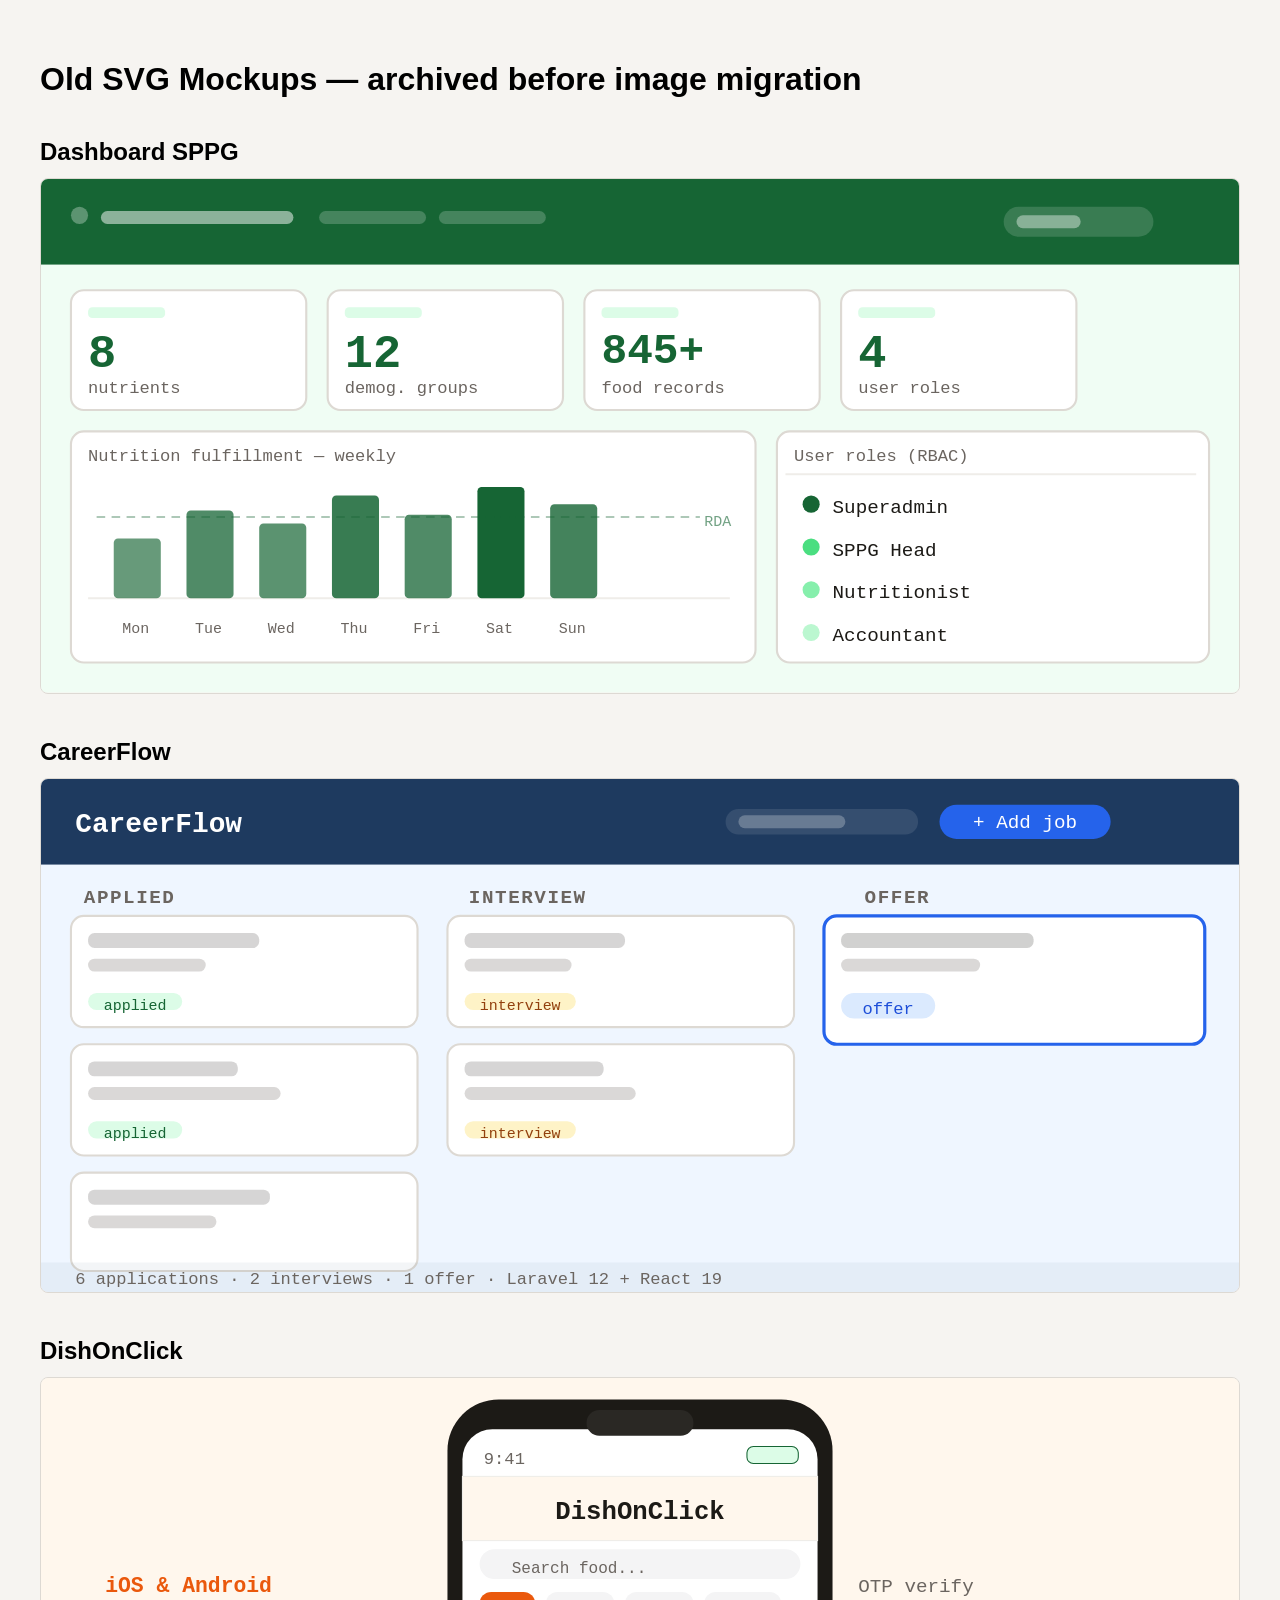
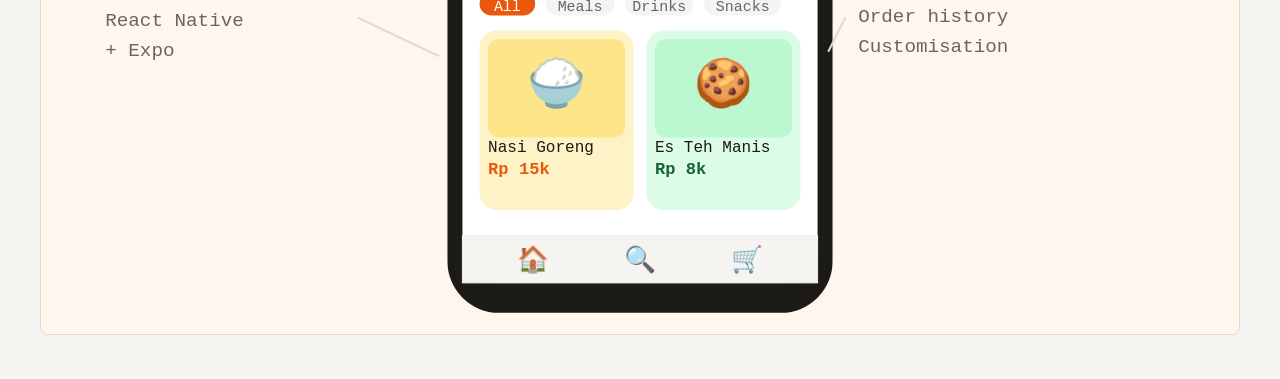
<file: archive/old-svg-mockups.html>
<!DOCTYPE html>
<html lang="en">
<head>
  <meta charset="UTF-8">
  <title>Old SVG Mockups — Archive</title>
  <style>
    body { font-family: sans-serif; padding: 32px; background: #F6F4F1; }
    h1 { margin-bottom: 40px; }
    h2 { margin: 40px 0 12px; }
    svg { max-width: 100%; border: 1px solid #DDD9D3; border-radius: 8px; }
  </style>
</head>
<body>
  <h1>Old SVG Mockups — archived before image migration</h1>

  <h2>Dashboard SPPG</h2>
  <svg viewBox="0 0 560 240" xmlns="http://www.w3.org/2000/svg" role="img" aria-label="Dashboard SPPG interface mockup">
    <rect width="560" height="240" fill="#f0fdf4"/>
    <rect width="560" height="40" fill="#166534"/>
    <rect x="14" y="13" width="8" height="8" rx="4" fill="rgba(255,255,255,0.3)"/>
    <rect x="28" y="15" width="90" height="6" rx="3" fill="rgba(255,255,255,0.5)"/>
    <rect x="130" y="15" width="50" height="6" rx="3" fill="rgba(255,255,255,0.2)"/>
    <rect x="186" y="15" width="50" height="6" rx="3" fill="rgba(255,255,255,0.2)"/>
    <rect x="450" y="13" width="70" height="14" rx="7" fill="rgba(255,255,255,0.15)"/>
    <rect x="456" y="17" width="30" height="6" rx="3" fill="rgba(255,255,255,0.4)"/>
    <rect x="14" y="52" width="110" height="56" rx="6" fill="white" stroke="#DDD9D3" stroke-width="1"/>
    <rect x="22" y="60" width="36" height="5" rx="2" fill="#DCFCE7"/>
    <text x="22" y="88" font-family="monospace" font-size="22" fill="#166534" font-weight="700">8</text>
    <text x="22" y="100" font-family="monospace" font-size="8" fill="#6B6560">nutrients</text>
    <rect x="134" y="52" width="110" height="56" rx="6" fill="white" stroke="#DDD9D3" stroke-width="1"/>
    <rect x="142" y="60" width="36" height="5" rx="2" fill="#DCFCE7"/>
    <text x="142" y="88" font-family="monospace" font-size="22" fill="#166534" font-weight="700">12</text>
    <text x="142" y="100" font-family="monospace" font-size="8" fill="#6B6560">demog. groups</text>
    <rect x="254" y="52" width="110" height="56" rx="6" fill="white" stroke="#DDD9D3" stroke-width="1"/>
    <rect x="262" y="60" width="36" height="5" rx="2" fill="#DCFCE7"/>
    <text x="262" y="86" font-family="monospace" font-size="20" fill="#166534" font-weight="700">845+</text>
    <text x="262" y="100" font-family="monospace" font-size="8" fill="#6B6560">food records</text>
    <rect x="374" y="52" width="110" height="56" rx="6" fill="white" stroke="#DDD9D3" stroke-width="1"/>
    <rect x="382" y="60" width="36" height="5" rx="2" fill="#DCFCE7"/>
    <text x="382" y="88" font-family="monospace" font-size="22" fill="#166534" font-weight="700">4</text>
    <text x="382" y="100" font-family="monospace" font-size="8" fill="#6B6560">user roles</text>
    <rect x="14" y="118" width="320" height="108" rx="6" fill="white" stroke="#DDD9D3" stroke-width="1"/>
    <text x="22" y="132" font-family="monospace" font-size="8" fill="#6B6560">Nutrition fulfillment — weekly</text>
    <line x1="22" y1="196" x2="322" y2="196" stroke="#EFEDE9" stroke-width="1"/>
    <rect x="34"  y="168" width="22" height="28" rx="2" fill="#166534" opacity="0.65"/>
    <rect x="68"  y="155" width="22" height="41" rx="2" fill="#166534" opacity="0.75"/>
    <rect x="102" y="161" width="22" height="35" rx="2" fill="#166534" opacity="0.70"/>
    <rect x="136" y="148" width="22" height="48" rx="2" fill="#166534" opacity="0.85"/>
    <rect x="170" y="157" width="22" height="39" rx="2" fill="#166534" opacity="0.75"/>
    <rect x="204" y="144" width="22" height="52" rx="2" fill="#166534"/>
    <rect x="238" y="152" width="22" height="44" rx="2" fill="#166534" opacity="0.80"/>
    <line x1="26" y1="158" x2="308" y2="158" stroke="#166534" stroke-dasharray="4,3" stroke-width="1" opacity="0.35"/>
    <text x="310" y="162" font-family="monospace" font-size="7" fill="#166534" opacity="0.6">RDA</text>
    <text x="38"  y="212" font-family="monospace" font-size="7" fill="#6B6560">Mon</text>
    <text x="72"  y="212" font-family="monospace" font-size="7" fill="#6B6560">Tue</text>
    <text x="106" y="212" font-family="monospace" font-size="7" fill="#6B6560">Wed</text>
    <text x="140" y="212" font-family="monospace" font-size="7" fill="#6B6560">Thu</text>
    <text x="174" y="212" font-family="monospace" font-size="7" fill="#6B6560">Fri</text>
    <text x="208" y="212" font-family="monospace" font-size="7" fill="#6B6560">Sat</text>
    <text x="242" y="212" font-family="monospace" font-size="7" fill="#6B6560">Sun</text>
    <rect x="344" y="118" width="202" height="108" rx="6" fill="white" stroke="#DDD9D3" stroke-width="1"/>
    <text x="352" y="132" font-family="monospace" font-size="8" fill="#6B6560">User roles (RBAC)</text>
    <line x1="348" y1="138" x2="540" y2="138" stroke="#EFEDE9" stroke-width="1"/>
    <circle cx="360" cy="152" r="4" fill="#166534"/>
    <text x="370" y="156" font-family="monospace" font-size="9" fill="#1C1A16">Superadmin</text>
    <circle cx="360" cy="172" r="4" fill="#4ade80"/>
    <text x="370" y="176" font-family="monospace" font-size="9" fill="#1C1A16">SPPG Head</text>
    <circle cx="360" cy="192" r="4" fill="#86efac"/>
    <text x="370" y="196" font-family="monospace" font-size="9" fill="#1C1A16">Nutritionist</text>
    <circle cx="360" cy="212" r="4" fill="#bbf7d0"/>
    <text x="370" y="216" font-family="monospace" font-size="9" fill="#1C1A16">Accountant</text>
  </svg>

  <h2>CareerFlow</h2>
  <svg viewBox="0 0 560 240" xmlns="http://www.w3.org/2000/svg" role="img" aria-label="CareerFlow job tracker interface mockup">
    <rect width="560" height="240" fill="#EFF6FF"/>
    <rect width="560" height="40" fill="#1e3a5f"/>
    <text x="16" y="25" font-family="monospace" font-size="13" fill="white" font-weight="600">CareerFlow</text>
    <rect x="420" y="12" width="80" height="16" rx="8" fill="#2563EB"/>
    <text x="460" y="23" text-anchor="middle" font-family="monospace" font-size="9" fill="white">+ Add job</text>
    <rect x="320" y="14" width="90" height="12" rx="6" fill="rgba(255,255,255,0.1)"/>
    <rect x="326" y="17" width="50" height="6" rx="3" fill="rgba(255,255,255,0.25)"/>
    <text x="20"  y="58" font-family="monospace" font-size="9" fill="#6B6560" font-weight="700" letter-spacing="0.08em">APPLIED</text>
    <text x="200" y="58" font-family="monospace" font-size="9" fill="#6B6560" font-weight="700" letter-spacing="0.08em">INTERVIEW</text>
    <text x="385" y="58" font-family="monospace" font-size="9" fill="#6B6560" font-weight="700" letter-spacing="0.08em">OFFER</text>
    <rect x="14"  y="64" width="162" height="52" rx="6" fill="white" stroke="#DDD9D3" stroke-width="1"/>
    <rect x="22"  y="72" width="80" height="7" rx="3" fill="#1C1A16" opacity="0.18"/>
    <rect x="22"  y="84" width="55" height="6" rx="3" fill="#6B6560" opacity="0.25"/>
    <rect x="22" y="100" width="44" height="8" rx="4" fill="#DCFCE7"/>
    <text x="44" y="108" text-anchor="middle" font-family="monospace" font-size="7" fill="#166534">applied</text>
    <rect x="14"  y="124" width="162" height="52" rx="6" fill="white" stroke="#DDD9D3" stroke-width="1"/>
    <rect x="22"  y="132" width="70" height="7" rx="3" fill="#1C1A16" opacity="0.18"/>
    <rect x="22"  y="144" width="90" height="6" rx="3" fill="#6B6560" opacity="0.25"/>
    <rect x="22" y="160" width="44" height="8" rx="4" fill="#DCFCE7"/>
    <text x="44" y="168" text-anchor="middle" font-family="monospace" font-size="7" fill="#166534">applied</text>
    <rect x="14"  y="184" width="162" height="46" rx="6" fill="white" stroke="#DDD9D3" stroke-width="1"/>
    <rect x="22"  y="192" width="85" height="7" rx="3" fill="#1C1A16" opacity="0.18"/>
    <rect x="22"  y="204" width="60" height="6" rx="3" fill="#6B6560" opacity="0.25"/>
    <rect x="190" y="64" width="162" height="52" rx="6" fill="white" stroke="#DDD9D3" stroke-width="1"/>
    <rect x="198" y="72" width="75" height="7" rx="3" fill="#1C1A16" opacity="0.18"/>
    <rect x="198" y="84" width="50" height="6" rx="3" fill="#6B6560" opacity="0.25"/>
    <rect x="198" y="100" width="52" height="8" rx="4" fill="#FEF3C7"/>
    <text x="224" y="108" text-anchor="middle" font-family="monospace" font-size="7" fill="#92400e">interview</text>
    <rect x="190" y="124" width="162" height="52" rx="6" fill="white" stroke="#DDD9D3" stroke-width="1"/>
    <rect x="198" y="132" width="65" height="7" rx="3" fill="#1C1A16" opacity="0.18"/>
    <rect x="198" y="144" width="80" height="6" rx="3" fill="#6B6560" opacity="0.25"/>
    <rect x="198" y="160" width="52" height="8" rx="4" fill="#FEF3C7"/>
    <text x="224" y="168" text-anchor="middle" font-family="monospace" font-size="7" fill="#92400e">interview</text>
    <rect x="366" y="64" width="178" height="60" rx="6" fill="white" stroke="#2563EB" stroke-width="1.5"/>
    <rect x="374" y="72" width="90" height="7" rx="3" fill="#1C1A16" opacity="0.20"/>
    <rect x="374" y="84" width="65" height="6" rx="3" fill="#6B6560" opacity="0.25"/>
    <rect x="374" y="100" width="44" height="12" rx="6" fill="#DBEAFE"/>
    <text x="396" y="110" text-anchor="middle" font-family="monospace" font-size="8" fill="#1d4ed8">offer</text>
    <rect x="0" y="226" width="560" height="14" fill="rgba(30,58,95,0.05)"/>
    <text x="16" y="236" font-family="monospace" font-size="8" fill="#6B6560">6 applications &middot; 2 interviews &middot; 1 offer &middot; Laravel 12 + React 19</text>
  </svg>

  <h2>DishOnClick</h2>
  <svg viewBox="0 0 560 260" xmlns="http://www.w3.org/2000/svg" role="img" aria-label="DishOnClick mobile app mockup">
    <rect width="560" height="260" fill="#FFF7ED"/>
    <rect x="190" y="10" width="180" height="240" rx="24" fill="#1C1A16"/>
    <rect x="197" y="24" width="166" height="212" rx="14" fill="white"/>
    <rect x="255" y="15" width="50" height="12" rx="6" fill="#2a2824"/>
    <text x="207" y="40" font-family="monospace" font-size="8" fill="#6B6560">9:41</text>
    <rect x="330" y="32" width="24" height="8" rx="3" fill="#DCFCE7" stroke="#166534" stroke-width="0.5"/>
    <rect x="197" y="46" width="166" height="30" fill="#FFF7ED" stroke="#EFEDE9" stroke-width="0.5"/>
    <text x="280" y="66" text-anchor="middle" font-family="monospace" font-size="12" fill="#1C1A16" font-weight="700">DishOnClick</text>
    <rect x="205" y="80" width="150" height="14" rx="7" fill="#F4F4F5"/>
    <text x="220" y="91" font-family="monospace" font-size="7.5" fill="#6B6560">Search food...</text>
    <rect x="205" y="100" width="26" height="11" rx="5.5" fill="#EA580C"/>
    <text x="218" y="109" text-anchor="middle" font-family="monospace" font-size="7" fill="white">All</text>
    <rect x="236" y="100" width="32" height="11" rx="5.5" fill="#F4F4F5"/>
    <text x="252" y="109" text-anchor="middle" font-family="monospace" font-size="7" fill="#6B6560">Meals</text>
    <rect x="273" y="100" width="32" height="11" rx="5.5" fill="#F4F4F5"/>
    <text x="289" y="109" text-anchor="middle" font-family="monospace" font-size="7" fill="#6B6560">Drinks</text>
    <rect x="310" y="100" width="36" height="11" rx="5.5" fill="#F4F4F5"/>
    <text x="328" y="109" text-anchor="middle" font-family="monospace" font-size="7" fill="#6B6560">Snacks</text>
    <rect x="205" y="118" width="72" height="84" rx="8" fill="#FEF3C7"/>
    <rect x="209" y="122" width="64" height="46" rx="5" fill="#FDE68A"/>
    <text x="241" y="150" text-anchor="middle" font-family="monospace" font-size="22" fill="#92400e">&#127834;</text>
    <text x="209" y="175" font-family="monospace" font-size="7.5" fill="#1C1A16">Nasi Goreng</text>
    <text x="209" y="185" font-family="monospace" font-size="8" fill="#EA580C" font-weight="600">Rp 15k</text>
    <rect x="283" y="118" width="72" height="84" rx="8" fill="#DCFCE7"/>
    <rect x="287" y="122" width="64" height="46" rx="5" fill="#BBF7D0"/>
    <text x="319" y="150" text-anchor="middle" font-family="monospace" font-size="22" fill="#166534">&#127850;</text>
    <text x="287" y="175" font-family="monospace" font-size="7.5" fill="#1C1A16">Es Teh Manis</text>
    <text x="287" y="185" font-family="monospace" font-size="8" fill="#166534" font-weight="600">Rp 8k</text>
    <rect x="197" y="214" width="166" height="22" fill="#F6F4F1" stroke="#EFEDE9" stroke-width="0.5"/>
    <text x="230" y="229" text-anchor="middle" font-family="monospace" font-size="12">&#127968;</text>
    <text x="280" y="229" text-anchor="middle" font-family="monospace" font-size="12">&#128269;</text>
    <text x="330" y="229" text-anchor="middle" font-family="monospace" font-size="12">&#128722;</text>
    <text x="30"  y="100" font-family="monospace" font-size="10" fill="#EA580C" font-weight="600">iOS &amp; Android</text>
    <text x="30"  y="116" font-family="monospace" font-size="9" fill="#6B6560">React Native</text>
    <text x="30"  y="130" font-family="monospace" font-size="9" fill="#6B6560">+ Expo</text>
    <line x1="148" y1="112" x2="186" y2="130" stroke="#DDD9D3" stroke-width="1"/>
    <text x="382" y="100" font-family="monospace" font-size="9" fill="#6B6560">OTP verify</text>
    <text x="382" y="114" font-family="monospace" font-size="9" fill="#6B6560">Order history</text>
    <text x="382" y="128" font-family="monospace" font-size="9" fill="#6B6560">Customisation</text>
    <line x1="376" y1="112" x2="368" y2="128" stroke="#DDD9D3" stroke-width="1"/>
  </svg>
</body>
</html>
</file>
<file: style.css>
/* ===== DESIGN TOKENS ===== */
:root {
  --bg:           #F6F4F1;
  --bg-alt:       #EFEDE9;
  --surface:      #FFFFFF;
  --text:         #1C1A16;
  --text-muted:   #6B6560;
  --accent:       #166534;
  --accent-hover: #14532D;
  --accent-light: #DCFCE7;
  --border:       #DDD9D3;
  --border-strong:#C5C0B9;

  --font-display: 'Fraunces', Georgia, serif;
  --font-body:    'Plus Jakarta Sans', system-ui, sans-serif;
  --font-mono:    'JetBrains Mono', 'Fira Code', monospace;

  --max-width: 1100px;
  --nav-h:     64px;
  --radius:    8px;
  --radius-sm: 4px;
  --transition: 0.25s ease;
}

/* ===== RESET ===== */
*, *::before, *::after { box-sizing: border-box; margin: 0; padding: 0; }

html {
  scroll-behavior: smooth;
  scroll-padding-top: var(--nav-h);
  -webkit-text-size-adjust: 100%;
  overflow-x: clip;
  overscroll-behavior-y: none;
}

body {
  background: var(--bg);
  color: var(--text);
  font-family: var(--font-body);
  font-size: 1rem;
  line-height: 1.6;
  -webkit-font-smoothing: antialiased;
}

img, svg { display: block; max-width: 100%; }
a { color: inherit; text-decoration: none; }
ul { list-style: none; }
button { cursor: pointer; border: none; background: none; font-family: inherit; }

/* ===== SKIP LINK ===== */
.skip-link {
  position: absolute;
  top: -100%;
  left: 16px;
  background: var(--accent);
  color: #fff;
  padding: 8px 16px;
  border-radius: 0 0 var(--radius) var(--radius);
  font-size: 0.875rem;
  font-weight: 600;
  z-index: 9999;
  transition: top 0.2s;
}
.skip-link:focus { top: 0; }

/* ===== CONTAINER ===== */
.container {
  max-width: var(--max-width);
  margin: 0 auto;
  padding: 0 24px;
}

/* ===== NAVBAR ===== */
.nav {
  position: fixed;
  top: 0; left: 0; right: 0;
  height: var(--nav-h);
  background: var(--bg);
  z-index: 100;
  border-bottom: 1px solid transparent;
  transition: border-color var(--transition), box-shadow var(--transition);
}
.nav.scrolled {
  border-bottom-color: var(--border);
  box-shadow: 0 2px 12px rgba(0, 0, 0, 0.06);
}
.nav__inner {
  max-width: var(--max-width);
  margin: 0 auto;
  padding: 0 24px;
  height: 100%;
  display: flex;
  align-items: center;
  justify-content: space-between;
}
.nav__logo {
  font-family: var(--font-body);
  font-weight: 700;
  font-size: 1.25rem;
  letter-spacing: -0.02em;
  color: var(--text);
  transition: color var(--transition);
}
.nav__logo:hover { color: var(--accent); }
.nav__logo:focus-visible { outline: 2px solid var(--accent); outline-offset: 3px; border-radius: 2px; }

.nav__links {
  display: flex;
  align-items: center;
  gap: 32px;
}
.nav__link {
  font-size: 0.875rem;
  font-weight: 500;
  color: var(--text-muted);
  position: relative;
  transition: color var(--transition);
}
.nav__link::after {
  content: '';
  position: absolute;
  bottom: -2px; left: 0;
  width: 0; height: 2px;
  background: var(--accent);
  transition: width var(--transition);
}
.nav__link:hover, .nav__link.active { color: var(--accent); }
.nav__link:hover::after, .nav__link.active::after { width: 100%; }
.nav__link:focus-visible { outline: 2px solid var(--accent); outline-offset: 4px; border-radius: 2px; }

.nav__hamburger {
  display: none;
  flex-direction: column;
  gap: 5px;
  padding: 8px;
  border-radius: var(--radius-sm);
}
.nav__hamburger span {
  display: block;
  width: 22px; height: 2px;
  background: var(--text);
  border-radius: 2px;
  transition: transform var(--transition), opacity var(--transition);
}
.nav__hamburger[aria-expanded="true"] span:nth-child(1) { transform: translateY(7px) rotate(45deg); }
.nav__hamburger[aria-expanded="true"] span:nth-child(2) { opacity: 0; }
.nav__hamburger[aria-expanded="true"] span:nth-child(3) { transform: translateY(-7px) rotate(-45deg); }
.nav__hamburger:focus-visible { outline: 2px solid var(--accent); outline-offset: 2px; }

.lang-switch { position: relative; }
.lang-switch__btn {
  display: flex;
  align-items: center;
  gap: 4px;
  padding: 6px 10px;
  font-family: var(--font-body);
  font-size: 0.8125rem;
  font-weight: 600;
  letter-spacing: 0.02em;
  color: var(--text);
  background: var(--surface);
  border: 1px solid var(--border);
  border-radius: var(--radius-sm);
  cursor: pointer;
  transition: border-color var(--transition), color var(--transition);
}
.lang-switch__btn:hover { border-color: var(--accent); color: var(--accent); }
.lang-switch__btn:focus-visible { outline: 2px solid var(--accent); outline-offset: 2px; }
.lang-switch__btn svg { transition: transform var(--transition); }
.lang-switch__btn[aria-expanded="true"] svg { transform: rotate(180deg); }
.lang-switch__list {
  position: absolute;
  top: calc(100% + 6px);
  right: 0;
  min-width: 132px;
  background: var(--surface);
  border: 1px solid var(--border);
  border-radius: var(--radius);
  box-shadow: 0 8px 24px rgba(0,0,0,0.1);
  padding: 4px;
  z-index: 20;
}
.lang-switch__list[hidden] { display: none; }
.lang-switch__list li {
  padding: 8px 12px;
  font-family: var(--font-body);
  font-size: 0.875rem;
  color: var(--text);
  border-radius: var(--radius-sm);
  cursor: pointer;
}
.lang-switch__list li:hover,
.lang-switch__list li:focus-visible {
  background: var(--accent-light);
  color: var(--accent);
  outline: none;
}
.lang-switch__list li[aria-selected="true"] { color: var(--accent); font-weight: 600; }

/* ===== SECTION ===== */
.section { padding: 96px 0; }
.section--alt { background: var(--bg-alt); }
.section__title {
  font-family: var(--font-body);
  font-size: clamp(1.5rem, 3vw, 2rem);
  font-weight: 700;
  letter-spacing: -0.03em;
  margin-bottom: 48px;
}

/* ===== BUTTONS ===== */
.btn {
  display: inline-flex;
  align-items: center;
  gap: 8px;
  padding: 12px 24px;
  border-radius: var(--radius);
  font-size: 0.9375rem;
  font-weight: 600;
  font-family: var(--font-body);
  transition: background var(--transition), color var(--transition), border-color var(--transition), transform var(--transition);
  text-decoration: none;
  cursor: pointer;
}
.btn:focus-visible { outline: 2px solid var(--accent); outline-offset: 3px; }
.btn--primary {
  background: var(--accent);
  color: #fff;
  border: 2px solid var(--accent);
}
.btn--primary:hover { background: var(--accent-hover); border-color: var(--accent-hover); transform: translateY(-1px); }
.btn--ghost {
  background: transparent;
  color: var(--text);
  border: 2px solid var(--border-strong);
}
.btn--ghost:hover { border-color: var(--accent); color: var(--accent); transform: translateY(-1px); }

/* ===== TAGS ===== */
.tag {
  display: inline-block;
  font-family: var(--font-mono);
  font-size: 0.75rem;
  padding: 3px 8px;
  background: var(--accent-light);
  color: var(--accent);
  border-radius: var(--radius-sm);
  white-space: nowrap;
}
.tag--sm { font-size: 0.6875rem; padding: 2px 6px; }

/* ===== HERO ===== */
.hero {
  min-height: 100svh;
  display: flex;
  align-items: center;
  padding-top: var(--nav-h);
}
.hero__inner {
  padding: 64px 0 48px;
}
.hero__top {
  display: flex;
  justify-content: space-between;
  align-items: stretch;
  gap: 48px;
  margin-bottom: 20px;
}
.hero__eyebrow {
  font-family: var(--font-mono);
  font-size: 0.8125rem;
  letter-spacing: 0.06em;
  text-transform: uppercase;
  color: var(--text-muted);
  margin-bottom: 20px;
}
.hero__name {
  font-family: var(--font-display);
  font-size: clamp(3.5rem, 10vw, 7rem);
  font-weight: 900;
  line-height: 0.95;
  letter-spacing: -0.04em;
  color: var(--text);
  margin-bottom: 28px;
}
.hero__tagline {
  font-size: clamp(1.0625rem, 2.5vw, 1.25rem);
  font-weight: 400;
  color: var(--text-muted);
  line-height: 1.55;
  margin-bottom: 36px;
}
.hero__ctas {
  display: flex;
  gap: 12px;
  flex-wrap: wrap;
  margin-bottom: 36px;
}
.hero__status {
  display: flex;
  align-items: flex-start;
  gap: 8px;
  font-size: 0.875rem;
  color: var(--text-muted);
  margin-bottom: 0;
}
.hero__status-dot {
  flex-shrink: 0;
  width: 8px;
  height: 8px;
  margin-top: 7px;
  border-radius: 50%;
  background: var(--accent);
  animation: status-pulse 2.4s ease-in-out infinite;
}
@keyframes status-pulse {
  0%, 100% { opacity: 1; }
  50%       { opacity: 0.35; }
}
.hero__social {
  display: flex;
  align-items: center;
  gap: 16px;
  color: var(--text-muted);
  font-size: 0.875rem;
  margin-bottom: 52px;
}
.hero__social a {
  display: inline-flex;
  align-items: center;
  gap: 6px;
  font-weight: 500;
  color: var(--text-muted);
  transition: color var(--transition);
}
.hero__social a:hover { color: var(--accent); }
.hero__social a:focus-visible { outline: 2px solid var(--accent); outline-offset: 2px; border-radius: 2px; }

.hero__scroll {
  display: flex;
  justify-content: center;
  color: var(--text-muted);
  animation: bounce 2.2s ease-in-out infinite;
}
@keyframes bounce {
  0%, 100% { transform: translateY(0); }
  50% { transform: translateY(7px); }
}

/* ===== ABOUT ===== */
.about {
  display: grid;
  grid-template-columns: 1fr 1fr;
  gap: 64px;
}
.about__text,
.about__right,
.about__code {
  min-width: 0;
}
.about__bio {
  font-size: 1.0625rem;
  color: var(--text-muted);
  line-height: 1.75;
  margin-bottom: 20px;
}
.about__bio:last-of-type { margin-bottom: 36px; }
.about__stats {
  display: flex;
  gap: 40px;
  padding-top: 28px;
  border-top: 1px solid var(--border);
}
.stat__num {
  display: block;
  font-size: 1.75rem;
  font-weight: 700;
  color: var(--accent);
  letter-spacing: -0.03em;
  line-height: 1.1;
}
.stat__label {
  display: block;
  font-size: 0.8125rem;
  color: var(--text-muted);
  margin-top: 2px;
}

/* ===== PROFILE PHOTO ===== */
.about__right {
  display: flex;
  flex-direction: column;
  gap: 28px;
  justify-content: center;
}

.profile-photo {
  position: relative;
  width: 160px;
  height: 160px;
  border-radius: var(--radius);
  overflow: hidden;
  border: 1px solid var(--border);
  flex-shrink: 0;
}
.profile-photo img {
  width: 100%;
  height: 100%;
  object-fit: cover;
  display: block;
}
.profile-photo__placeholder {
  display: none;
  align-items: center;
  justify-content: center;
  width: 100%;
  height: 100%;
  background: var(--bg-alt);
  color: var(--text-muted);
}

.profile-photo--hero {
  width: 370px;
  height: auto;
  min-height: 200px;
  align-self: stretch;
  flex-shrink: 0;
  box-shadow: 0 4px 20px rgba(28, 26, 22, 0.10);
}
.profile-photo--hero img,
.profile-photo--hero .profile-photo__placeholder {
  position: absolute;
  inset: 0;
  width: 100%;
  height: 100%;
}

/* onerror fallback */
.profile-photo.no-image img { display: none; }
.profile-photo.no-image .profile-photo__placeholder { display: flex; }

/* Pure-CSS fallback for empty/absent src */
.profile-photo img:not([src]) ~ .profile-photo__placeholder,
.profile-photo img[src=""] ~ .profile-photo__placeholder { display: flex; }
.profile-photo img:not([src]),
.profile-photo img[src=""] { display: none; }

/* ===== CODE BLOCK ===== */
.code-block {
  background: #1C1A16;
  border-radius: var(--radius);
  overflow: hidden;
  border: 1px solid rgba(255,255,255,0.06);
}
.code-block__header {
  display: flex;
  align-items: center;
  gap: 10px;
  padding: 10px 14px;
  background: rgba(255,255,255,0.03);
  border-bottom: 1px solid rgba(255,255,255,0.06);
}
.code-block__dots { display: flex; gap: 6px; }
.code-block__dots span {
  width: 10px; height: 10px;
  border-radius: 50%;
}
.code-block__dots span:nth-child(1) { background: #ff5f57; }
.code-block__dots span:nth-child(2) { background: #ffbd2e; }
.code-block__dots span:nth-child(3) { background: #28c840; }

.code-block__filename {
  font-family: var(--font-mono);
  font-size: 0.75rem;
  color: rgba(255,255,255,0.35);
}
.code-block__body { padding: 24px; overflow-x: auto; }
.code-block__body code {
  font-family: var(--font-mono);
  font-size: 0.875rem;
  line-height: 1.85;
}

/* JSON syntax coloring */
.t-brace  { color: #DDD9D3; }
.t-key    { color: #86efac; }
.t-p      { color: #DDD9D3; }
.t-str    { color: #fca5a5; }

/* ===== SKILLS ===== */
.skills { display: flex; flex-direction: column; }
.skill-row {
  display: flex;
  align-items: flex-start;
  gap: 32px;
  padding: 20px 0;
  border-bottom: 1px solid var(--border);
}
.skill-row:first-child { border-top: 1px solid var(--border); }
.skill-row__label {
  flex-shrink: 0;
  width: 96px;
  font-size: 0.8125rem;
  font-weight: 600;
  color: var(--text-muted);
  padding-top: 3px;
}
.skill-row__tags { display: flex; flex-wrap: wrap; gap: 8px; }

/* ===== PROJECTS ===== */
.projects {
  display: grid;
  grid-template-columns: 1fr 1fr;
  gap: 32px;
  align-items: start;
}

.project-card {
  background: var(--surface);
  border: 1px solid var(--border);
  border-radius: var(--radius);
  overflow: hidden;
  transition: box-shadow var(--transition), transform var(--transition), border-color var(--transition);
}
.project-card:hover {
  box-shadow: 0 8px 32px rgba(28,26,22,0.10);
  transform: translateY(-2px);
  border-color: var(--accent);
}
.project-card__visual {
  position: relative;
  width: 100%;
  background: var(--bg-alt);
  border-bottom: 1px solid var(--border);
  overflow: hidden;
}

/* ===== PROJECT SLIDER ===== */
.project-slider {
  position: relative;
  width: 100%;
  aspect-ratio: 16 / 9;
  overflow: hidden;
  background: var(--bg-alt);
}

.project-slider__track {
  display: flex;
  width: 100%;
  height: 100%;
  transition: transform 0.4s ease;
  will-change: transform;
}

.project-slider__slide {
  flex-shrink: 0;
  width: 100%;
  height: 100%;
}

.project-slider__slide img {
  width: 100%;
  height: 100%;
  object-fit: contain;
  display: block;
}

.project-slider__placeholder {
  display: none;
  position: absolute;
  inset: 0;
  flex-direction: column;
  align-items: center;
  justify-content: center;
  gap: 10px;
  background: var(--bg-alt);
  border: 2px dashed var(--border);
  color: var(--text-muted);
  font-size: 0.8125rem;
  font-family: var(--font-mono);
}

.project-slider__arrow {
  position: absolute;
  top: 50%;
  transform: translateY(-50%);
  width: 36px;
  height: 36px;
  border-radius: 50%;
  background: rgba(255, 255, 255, 0.82);
  border: 1px solid rgba(0, 0, 0, 0.08);
  display: flex;
  align-items: center;
  justify-content: center;
  font-size: 1.375rem;
  line-height: 1;
  color: var(--text);
  opacity: 0;
  transition: opacity 0.2s ease, background 0.2s ease;
  z-index: 2;
  backdrop-filter: blur(4px);
  -webkit-backdrop-filter: blur(4px);
}

.project-slider__arrow--prev { left: 10px; }
.project-slider__arrow--next { right: 10px; }

@media (hover: hover) {
  .project-slider:hover .project-slider__arrow { opacity: 1; }
  .project-slider__arrow:hover { background: rgba(255, 255, 255, 0.96); }
}

@media (hover: none) {
  .project-slider__arrow { opacity: 0.75; }
}

.project-slider__arrow:focus-visible {
  opacity: 1;
  outline: 2px solid var(--accent);
  outline-offset: 2px;
}

.project-slider__dots {
  position: absolute;
  bottom: 10px;
  left: 50%;
  transform: translateX(-50%);
  display: flex;
  gap: 6px;
  z-index: 2;
}

.project-slider__dot {
  width: 8px;
  height: 8px;
  border-radius: 50%;
  background: rgba(255, 255, 255, 0.55);
  box-shadow: 0 1px 4px rgba(0, 0, 0, 0.35);
  transition: background 0.2s ease, width 0.2s ease, border-radius 0.2s ease;
  cursor: pointer;
  padding: 0;
  border: none;
}

.project-slider__dot[aria-selected="true"] {
  background: var(--accent);
  width: 20px;
  border-radius: 4px;
}

.project-slider__dot:focus-visible {
  outline: 2px solid var(--accent);
  outline-offset: 2px;
}

.project-card__body { padding: 28px 32px; }

.project-card__meta {
  display: flex;
  align-items: center;
  gap: 10px;
  margin-bottom: 10px;
}
.project-card__period {
  font-family: var(--font-mono);
  font-size: 0.75rem;
  color: var(--text-muted);
}
.project-card__badge {
  font-size: 0.75rem;
  font-weight: 600;
  color: var(--accent);
  background: var(--accent-light);
  padding: 2px 8px;
  border-radius: 100px;
}
.project-card__title {
  font-size: 1.375rem;
  font-weight: 700;
  letter-spacing: -0.02em;
  margin-bottom: 12px;
}
.project-card__desc {
  font-size: 0.9375rem;
  color: var(--text-muted);
  line-height: 1.65;
  margin-bottom: 16px;
}
.project-card__features {
  margin-bottom: 20px;
}
.project-card__features li {
  font-size: 0.875rem;
  color: var(--text-muted);
  padding: 6px 0 6px 20px;
  position: relative;
  border-bottom: 1px solid var(--border);
  line-height: 1.5;
}
.project-card__features li:last-child { border-bottom: none; }
.project-card__features li::before {
  content: '→';
  position: absolute;
  left: 0;
  color: var(--accent);
  font-size: 0.75rem;
  top: 7px;
}
.project-card__tags { display: flex; flex-wrap: wrap; gap: 6px; margin-bottom: 20px; }
.project-card__links { display: flex; gap: 16px; flex-wrap: wrap; }

.project-link {
  display: inline-flex;
  align-items: center;
  gap: 6px;
  font-size: 0.875rem;
  font-weight: 600;
  color: var(--text-muted);
  padding: 6px 0;
  border-bottom: 1px solid transparent;
  transition: color var(--transition), border-color var(--transition);
}
.project-link:hover { color: var(--accent); border-bottom-color: var(--accent); }
.project-link:focus-visible { outline: 2px solid var(--accent); outline-offset: 2px; border-radius: 2px; }
.project-link--live { color: var(--accent); }

/* ===== TIMELINE (Experience) ===== */
.timeline {
  display: flex;
  flex-direction: column;
  padding-left: 20px;
  border-left: 2px solid var(--border);
}
.timeline__item {
  position: relative;
  padding: 0 0 48px 32px;
}
.timeline__item:last-child { padding-bottom: 0; }
.timeline__dot {
  position: absolute;
  left: -9px; top: 4px;
  width: 16px; height: 16px;
  border-radius: 50%;
  background: var(--surface);
  border: 2px solid var(--accent);
}
.timeline__header {
  display: flex;
  justify-content: space-between;
  align-items: flex-start;
  gap: 16px;
  margin-bottom: 14px;
  flex-wrap: wrap;
}
.timeline__role {
  font-size: 1.125rem;
  font-weight: 700;
  letter-spacing: -0.02em;
}
.timeline__org { font-size: 0.9375rem; color: var(--text-muted); margin-top: 2px; }
.timeline__location { color: var(--border-strong); }
.timeline__period {
  font-family: var(--font-mono);
  font-size: 0.8125rem;
  color: var(--text-muted);
  white-space: nowrap;
  flex-shrink: 0;
}
.timeline__bullets { margin-bottom: 16px; }
.timeline__bullets li {
  font-size: 0.9375rem;
  color: var(--text-muted);
  line-height: 1.65;
  padding: 5px 0 5px 18px;
  position: relative;
}
.timeline__bullets li::before {
  content: '·';
  position: absolute;
  left: 0;
  color: var(--accent);
  font-weight: 700;
  font-size: 1.3em;
  top: 2px;
}
.timeline__tags { display: flex; flex-wrap: wrap; gap: 6px; }

/* ===== EDUCATION ===== */
.education { display: flex; flex-direction: column; }
.edu-item {
  display: flex;
  justify-content: space-between;
  align-items: flex-start;
  gap: 24px;
  padding: 28px 0;
  border-bottom: 1px solid var(--border);
  flex-wrap: wrap;
}
.edu-item:first-child { border-top: 1px solid var(--border); }
.edu-item__degree {
  font-size: 1.0625rem;
  font-weight: 700;
  letter-spacing: -0.01em;
  margin-bottom: 4px;
}
.edu-item__school { font-size: 0.9375rem; color: var(--text-muted); margin-bottom: 2px; }
.edu-item__detail {
  font-family: var(--font-mono);
  font-size: 0.8125rem;
  color: var(--accent);
  margin-top: 4px;
}
.edu-item__period {
  font-family: var(--font-mono);
  font-size: 0.8125rem;
  color: var(--text-muted);
  white-space: nowrap;
  flex-shrink: 0;
  padding-top: 3px;
}
.edu-languages {
  font-family: var(--font-mono);
  font-size: 0.8125rem;
  color: var(--text-muted);
  padding-top: 20px;
}

/* ===== CONTACT ===== */
.contact { max-width: 600px; }
.contact .section__title { margin-bottom: 20px; }
.contact__statement {
  font-size: 1.125rem;
  color: var(--text-muted);
  line-height: 1.7;
  margin-bottom: 40px;
}
.contact__channels { display: flex; flex-direction: column; gap: 12px; }
.contact__link {
  display: flex;
  align-items: center;
  gap: 14px;
  padding: 16px 20px;
  background: var(--surface);
  border: 1px solid var(--border);
  border-radius: var(--radius);
  font-size: 1rem;
  font-weight: 500;
  color: var(--text);
  transition: border-color var(--transition), color var(--transition), background var(--transition);
}
.contact__link:hover { border-color: var(--accent); color: var(--accent); background: var(--accent-light); }
.contact__link:focus-visible { outline: 2px solid var(--accent); outline-offset: 2px; }

/* ===== FOOTER ===== */
.footer {
  background: var(--bg-alt);
  border-top: 1px solid var(--border);
  padding: 28px 0;
}
.footer__text {
  font-size: 0.875rem;
  color: var(--text-muted);
  text-align: center;
}

/* ===== SCROLL REVEAL ===== */
.reveal {
  opacity: 0;
  transform: translateY(20px);
  transition: opacity 0.5s ease, transform 0.5s ease;
}
.reveal.visible {
  opacity: 1;
  transform: translateY(0);
}

/* ===== REDUCED MOTION ===== */
@media (prefers-reduced-motion: reduce) {
  *, *::before, *::after { transition: none !important; animation: none !important; }
  .reveal { opacity: 1; transform: none; }
  html { scroll-behavior: auto; }
}

/* ===== RESPONSIVE ===== */
@media (max-width: 900px) {
  .about { grid-template-columns: 1fr; gap: 40px; }
}

@media (max-width: 768px) {
  .code-block__body code {
    white-space: pre-wrap;
    word-break: break-word;
  }

  .hero__top {
    flex-direction: column;
    align-items: center;
    gap: 24px;
  }
  .profile-photo--hero {
    order: -1;
    width: 150px;
    height: 150px;
    align-self: auto;
  }
  .hero__intro { text-align: center; }
  .hero__ctas { justify-content: center; }
  .hero__status { justify-content: center; }
  .hero__social { justify-content: center; }

  .nav__links {
    position: fixed;
    top: var(--nav-h); left: 0; right: 0;
    background: rgba(246,244,241,0.97);
    backdrop-filter: blur(8px);
    border-bottom: 1px solid var(--border);
    flex-direction: column;
    gap: 0;
    padding: 8px 0;
    transform: translateY(-110%);
    opacity: 0;
    pointer-events: none;
    visibility: hidden;
    transition: transform var(--transition), opacity var(--transition), visibility 0s var(--transition);
  }
  .nav__links.open {
    transform: translateY(0);
    opacity: 1;
    pointer-events: all;
    visibility: visible;
    transition: transform var(--transition), opacity var(--transition);
  }
  .nav__link { display: block; padding: 14px 24px; font-size: 1rem; }
  .nav__link::after { display: none; }
  .nav__hamburger { display: flex; }

  .lang-switch { display: flex; justify-content: center; padding: 10px 24px 4px; }
  .lang-switch__list { right: auto; left: 50%; transform: translateX(-50%); }

  .section { padding: 64px 0; }

  .skill-row { flex-direction: column; gap: 12px; }
  .skill-row__label { width: auto; }
  .tag { white-space: normal; }

  .timeline { padding-left: 14px; }
  .timeline__item { padding-left: 24px; }
  .timeline__header { flex-direction: column; gap: 4px; }

  .projects { grid-template-columns: 1fr; }
  .project-card__body { padding: 22px 20px; }
}

@media (max-width: 560px) {
  .container { padding: 0 16px; }
  .hero__name { font-size: clamp(2.75rem, 14vw, 4rem); }
  .profile-photo--hero { width: 120px; height: 120px; }
  .about__stats { gap: 20px; flex-wrap: wrap; }
  .edu-item { flex-direction: column; gap: 6px; }
  .edu-item__period { padding-top: 0; }
  .contact__link { font-size: 0.9rem; }
}
</file>
